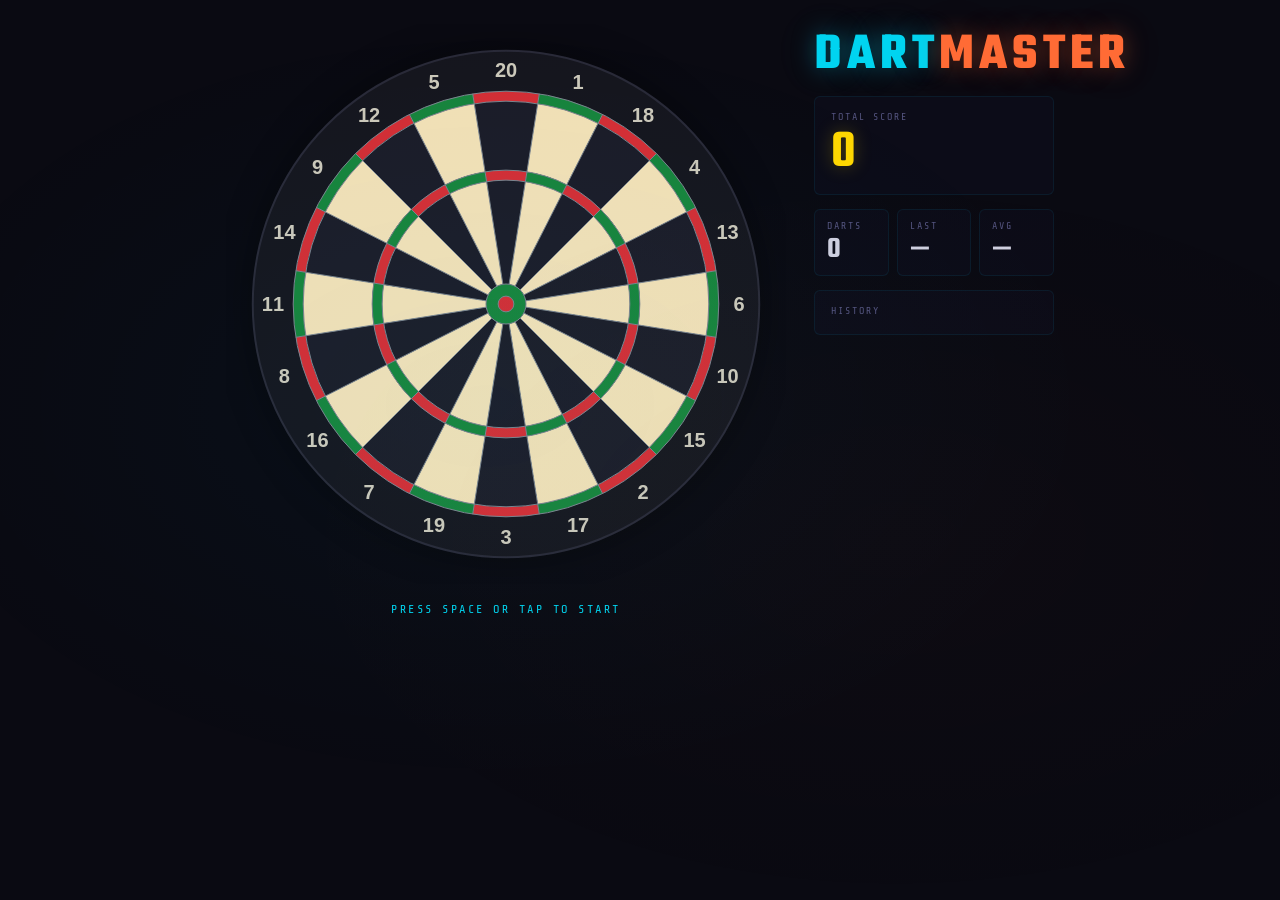
<file: dartboard/index.html>
<!DOCTYPE html>
<html lang="en">
<head>
<meta charset="UTF-8">
<meta name="viewport" content="width=device-width, initial-scale=1.0, user-scalable=no">
<title>Dart Master</title>
<link rel="preconnect" href="https://fonts.googleapis.com">
<link href="https://fonts.googleapis.com/css2?family=Teko:wght@400;600;700&family=Share+Tech+Mono&display=swap" rel="stylesheet">
<style>
  *, *::before, *::after { margin: 0; padding: 0; box-sizing: border-box; }

  body {
    background: #0a0a12;
    color: #d8d8e4;
    font-family: 'Share Tech Mono', 'Courier New', monospace;
    min-height: 100vh;
    overflow-x: hidden;
    user-select: none;
    -webkit-user-select: none;
    -webkit-tap-highlight-color: transparent;
  }

  body::before {
    content: '';
    position: fixed;
    inset: 0;
    background: radial-gradient(ellipse at 38% 45%, rgba(0, 200, 255, 0.035) 0%, transparent 55%),
                radial-gradient(ellipse at 70% 60%, rgba(255, 100, 40, 0.02) 0%, transparent 50%);
    pointer-events: none;
  }

  #app {
    display: flex;
    align-items: flex-start;
    justify-content: center;
    gap: 28px;
    padding: 24px 20px;
    min-height: 100vh;
  }

  #board-col {
    display: flex;
    flex-direction: column;
    align-items: center;
    gap: 10px;
    flex-shrink: 0;
  }

  canvas#game {
    display: block;
    cursor: crosshair;
  }

  #phase {
    font-size: 12px;
    letter-spacing: 2.5px;
    text-transform: uppercase;
    color: #00d4f0;
    text-align: center;
    padding: 8px 16px;
    min-height: 34px;
    transition: color 0.3s;
  }

  #phase.idle { animation: pulse 1.6s ease-in-out infinite; }
  #phase.result { color: #ffd700; }

  @keyframes pulse {
    0%, 100% { opacity: 0.35; }
    50% { opacity: 1; }
  }

  #sidebar {
    display: flex;
    flex-direction: column;
    gap: 14px;
    min-width: 210px;
    max-width: 240px;
    padding-top: 6px;
  }

  .logo {
    font-family: 'Teko', sans-serif;
    font-weight: 700;
    font-size: 52px;
    letter-spacing: 5px;
    line-height: 1;
    color: #00d4f0;
    text-shadow: 0 0 24px rgba(0, 212, 240, 0.35), 0 0 60px rgba(0, 212, 240, 0.1);
  }

  .logo span {
    color: #ff6b35;
    text-shadow: 0 0 24px rgba(255, 107, 53, 0.35), 0 0 60px rgba(255, 107, 53, 0.1);
  }

  .card {
    background: rgba(14, 14, 26, 0.85);
    border: 1px solid rgba(0, 200, 255, 0.08);
    border-radius: 6px;
    padding: 14px 16px;
  }

  .card-label {
    font-size: 10px;
    color: #555580;
    letter-spacing: 2px;
    text-transform: uppercase;
    margin-bottom: 4px;
  }

  .card-value {
    font-family: 'Teko', sans-serif;
    font-weight: 600;
    font-size: 54px;
    line-height: 1;
    color: #ffd700;
    text-shadow: 0 0 18px rgba(255, 215, 0, 0.25);
  }

  .card-row {
    display: flex;
    gap: 8px;
  }

  .card-row .card {
    flex: 1;
    padding: 10px 12px;
  }

  .card-row .card-value {
    font-size: 30px;
    color: #d0d0e0;
    text-shadow: none;
  }

  .card-row .card-value.miss { color: #e84040; }
  .card-row .card-value.bull { color: #ffd700; text-shadow: 0 0 10px rgba(255, 215, 0, 0.3); }
  .card-row .card-value.hit  { color: #00d4f0; text-shadow: 0 0 10px rgba(0, 212, 240, 0.3); }

  #history {
    max-height: 210px;
    overflow-y: auto;
    scrollbar-width: thin;
    scrollbar-color: rgba(0, 200, 255, 0.15) transparent;
  }

  .h-row {
    display: flex;
    justify-content: space-between;
    align-items: center;
    padding: 3px 0;
    border-bottom: 1px solid rgba(255, 255, 255, 0.03);
    font-size: 12px;
    color: #666688;
  }

  .h-row:first-child { color: #b0b0cc; }
  .h-row .h-label { flex: 1; }
  .h-row .h-pts {
    font-variant-numeric: tabular-nums;
    text-align: right;
    min-width: 48px;
    color: #8080a0;
  }

  .h-type-bull   { color: #ffd700 !important; }
  .h-type-treble { color: #00d4f0 !important; }
  .h-type-double { color: #ff6b35 !important; }
  .h-type-miss   { color: #e84040 !important; }

  @media (max-width: 720px) {
    #app {
      flex-direction: column;
      align-items: center;
      gap: 12px;
      padding: 12px 10px;
    }

    #sidebar {
      width: 100%;
      max-width: 400px;
      min-width: unset;
    }

    .logo {
      font-size: 38px;
      text-align: center;
    }

    .card-value { font-size: 42px; }
    .card-row .card-value { font-size: 26px; }
    #history { max-height: 140px; }
  }
</style>
</head>
<body>
<div id="app">
  <div id="board-col">
    <canvas id="game"></canvas>
    <div id="phase" class="idle">PRESS SPACE OR TAP TO START</div>
  </div>
  <div id="sidebar">
    <div class="logo">DART<span>MASTER</span></div>

    <div class="card">
      <div class="card-label">Total Score</div>
      <div class="card-value" id="totalScore">0</div>
    </div>

    <div class="card-row">
      <div class="card">
        <div class="card-label">Darts</div>
        <div class="card-value" id="dartCount">0</div>
      </div>
      <div class="card">
        <div class="card-label">Last</div>
        <div class="card-value" id="lastScore">&mdash;</div>
      </div>
      <div class="card">
        <div class="card-label">Avg</div>
        <div class="card-value" id="avgScore">&mdash;</div>
      </div>
    </div>

    <div class="card">
      <div class="card-label">History</div>
      <div id="history"></div>
    </div>
  </div>
</div>

<script>
/* ===== CONSTANTS ===== */
const SEG_ORDER = [20,1,18,4,13,6,10,15,2,17,3,19,7,16,8,11,14,9,12,5];
const SEG_ANGLE = Math.PI * 2 / 20;

const R = {
  bullseye:     0.037,
  bull:         0.094,
  innerTreble:  0.582,
  outerTreble:  0.629,
  innerDouble:  0.953,
  outerDouble:  1.0
};

const CLR = {
  black: '#1c1c28', cream: '#f2e0b6',
  red: '#d42e35',   green: '#18843c',
  wire: '#7c848e',  surround: '#16161e'
};

/* ===== STATE ===== */
const S = {
  phase: 'idle',        // idle | vertical | horizontal | result
  vPos: 0, hPos: 0,
  vTime: 0, hTime: 0,
  lockedV: 0, lockedH: 0,
  speed: 4.4,
  totalScore: 0,
  darts: 0,
  history: [],          // {num, label, score, type}
  markers: [],          // {v, h}  stored as normalized oscillation values
  lastResult: null,
  resultTimer: 0,
  resultDur: 1.7,
  particles: [],
  popups: []
};

/* ===== CANVAS SETUP ===== */
const canvas = document.getElementById('game');
const ctx = canvas.getContext('2d');
const dpr = window.devicePixelRatio || 1;
let W, cx, cy, bR, amp;
let boardImg = null;

function resize() {
  const mobile = window.innerWidth <= 720;
  const maxH = window.innerHeight - (mobile ? 260 : 80);
  const maxW = mobile ? window.innerWidth - 20 : window.innerWidth * 0.48;
  const size = Math.round(Math.min(maxW, maxH, 560));

  W = size;
  canvas.width  = W * dpr;
  canvas.height = W * dpr;
  canvas.style.width  = W + 'px';
  canvas.style.height = W + 'px';

  cx  = W / 2;
  cy  = W / 2;
  bR  = W * 0.38;
  amp = bR * 1.14;

  cacheBoard();
}

/* ===== BOARD CACHE ===== */
function cacheBoard() {
  const off = document.createElement('canvas');
  off.width  = W * dpr;
  off.height = W * dpr;
  const c = off.getContext('2d');
  c.scale(dpr, dpr);
  renderBoard(c);
  boardImg = off;
}

function renderBoard(c) {
  // shadow
  c.save();
  c.shadowColor = 'rgba(0,0,0,0.45)';
  c.shadowBlur = 36;
  c.beginPath(); c.arc(cx, cy, bR * 1.19, 0, Math.PI * 2);
  c.fillStyle = CLR.surround; c.fill();
  c.restore();

  // number surround ring (dark)
  c.beginPath(); c.arc(cx, cy, bR * 1.19, 0, Math.PI * 2);
  c.fillStyle = CLR.surround; c.fill();

  // segments
  for (let i = 0; i < 20; i++) {
    const sa = -Math.PI / 2 + (i - 0.5) * SEG_ANGLE;
    const ea = sa + SEG_ANGLE;
    const even = i % 2 === 0;
    const base   = even ? CLR.black : CLR.cream;
    const accent = even ? CLR.red   : CLR.green;

    seg(c, R.innerDouble, R.outerDouble, sa, ea, accent);
    seg(c, R.outerTreble, R.innerDouble, sa, ea, base);
    seg(c, R.innerTreble, R.outerTreble, sa, ea, accent);
    seg(c, R.bull,        R.innerTreble, sa, ea, base);
  }

  // bull
  c.beginPath(); c.arc(cx, cy, R.bull * bR, 0, Math.PI * 2);
  c.fillStyle = CLR.green; c.fill();

  // bullseye
  c.beginPath(); c.arc(cx, cy, R.bullseye * bR, 0, Math.PI * 2);
  c.fillStyle = CLR.red; c.fill();

  // wires — radial
  c.strokeStyle = CLR.wire;
  c.lineWidth = 1;
  for (let i = 0; i < 20; i++) {
    const a = -Math.PI / 2 + (i - 0.5) * SEG_ANGLE;
    c.beginPath();
    c.moveTo(cx + Math.cos(a) * R.bull * bR, cy + Math.sin(a) * R.bull * bR);
    c.lineTo(cx + Math.cos(a) * R.outerDouble * bR, cy + Math.sin(a) * R.outerDouble * bR);
    c.stroke();
  }

  // wires — rings
  [R.bullseye, R.bull, R.innerTreble, R.outerTreble, R.innerDouble, R.outerDouble].forEach(r => {
    c.beginPath(); c.arc(cx, cy, r * bR, 0, Math.PI * 2); c.stroke();
  });

  // outer rim
  c.lineWidth = 2;
  c.strokeStyle = '#2a2a38';
  c.beginPath(); c.arc(cx, cy, bR * 1.19, 0, Math.PI * 2); c.stroke();

  // numbers
  c.fillStyle = '#ccc8ba';
  c.textAlign = 'center';
  c.textBaseline = 'middle';
  const nR = bR * 1.095;
  const fs = Math.max(12, Math.round(bR * 0.095));
  c.font = `700 ${fs}px Teko, sans-serif`;
  for (let i = 0; i < 20; i++) {
    const a = -Math.PI / 2 + i * SEG_ANGLE;
    c.fillText(SEG_ORDER[i], cx + Math.cos(a) * nR, cy + Math.sin(a) * nR + 1);
  }
}

function seg(c, ri, ro, sa, ea, col) {
  c.beginPath();
  c.arc(cx, cy, ro * bR, sa, ea);
  c.arc(cx, cy, ri * bR, ea, sa, true);
  c.closePath();
  c.fillStyle = col;
  c.fill();
}

/* ===== SCORING ===== */
function calcScore(px, py) {
  const dx = px - cx, dy = py - cy;
  const dist = Math.sqrt(dx * dx + dy * dy);
  const r = dist / bR;

  if (r <= R.bullseye) return { score: 50, label: 'BULL 50', type: 'bull' };
  if (r <= R.bull)     return { score: 25, label: 'BULL 25', type: 'bull' };
  if (r >  R.outerDouble) return { score: 0, label: 'MISS', type: 'miss' };

  let ang = Math.atan2(dx, -dy);
  if (ang < 0) ang += Math.PI * 2;
  ang += Math.PI / 20;
  if (ang >= Math.PI * 2) ang -= Math.PI * 2;
  const idx = Math.floor(ang / (Math.PI / 10)) % 20;
  const num = SEG_ORDER[idx];

  if (r >= R.innerDouble)                        return { score: num * 2, label: 'D' + num, type: 'double' };
  if (r >= R.innerTreble && r <= R.outerTreble)  return { score: num * 3, label: 'T' + num, type: 'treble' };
  return { score: num, label: '' + num, type: 'single' };
}

/* ===== PARTICLES ===== */
function spawnBurst(x, y, n, color) {
  for (let i = 0; i < n; i++) {
    const a = Math.random() * Math.PI * 2;
    const sp = Math.random() * 2.8 + 0.6;
    S.particles.push({
      x, y,
      vx: Math.cos(a) * sp, vy: Math.sin(a) * sp,
      life: 1, decay: Math.random() * 0.022 + 0.014,
      sz: Math.random() * 2.8 + 0.6, color
    });
  }
}

function tickParticles() {
  for (let i = S.particles.length - 1; i >= 0; i--) {
    const p = S.particles[i];
    p.x += p.vx; p.y += p.vy;
    p.life -= p.decay;
    if (p.life <= 0) S.particles.splice(i, 1);
  }
}

function drawParticles(c) {
  S.particles.forEach(p => {
    c.globalAlpha = p.life;
    c.fillStyle = p.color;
    c.beginPath(); c.arc(p.x, p.y, p.sz, 0, Math.PI * 2); c.fill();
  });
  c.globalAlpha = 1;
}

/* ===== POPUPS ===== */
function spawnPopup(x, y, txt, col) {
  S.popups.push({ x, y, txt, col, age: 0 });
}

function tickPopups(dt) {
  for (let i = S.popups.length - 1; i >= 0; i--) {
    S.popups[i].age += dt;
    if (S.popups[i].age > 1.5) S.popups.splice(i, 1);
  }
}

function drawPopups(c) {
  const fs = Math.max(16, Math.round(bR * 0.11));
  S.popups.forEach(p => {
    const t = p.age;
    const alpha = Math.max(0, 1 - t / 1.3);
    const rise = t * 35;
    const sc = 1 + t * 0.25;
    c.save();
    c.translate(p.x, p.y - rise);
    c.scale(sc, sc);
    c.globalAlpha = alpha;
    c.font = `700 ${fs}px Teko, sans-serif`;
    c.textAlign = 'center'; c.textBaseline = 'middle';
    // shadow
    c.shadowColor = p.col; c.shadowBlur = 14;
    c.fillStyle = p.col;
    c.fillText(p.txt, 0, 0);
    c.shadowBlur = 0;
    c.restore();
  });
  c.globalAlpha = 1;
}

/* ===== MARKERS ===== */
function drawMarkers(c) {
  S.markers.forEach((d, i) => {
    const x = cx + d.h * amp;
    const y = cy + d.v * amp;
    const last = (i === S.markers.length - 1) && S.phase === 'result';
    c.globalAlpha = last ? 1 : 0.45;

    // outer
    c.beginPath(); c.arc(x, y, 4.5, 0, Math.PI * 2);
    c.fillStyle = '#e8e8e8'; c.fill();
    // inner
    c.beginPath(); c.arc(x, y, 1.8, 0, Math.PI * 2);
    c.fillStyle = '#222'; c.fill();

    if (last) {
      c.beginPath(); c.arc(x, y, 9, 0, Math.PI * 2);
      c.strokeStyle = 'rgba(0,212,240,0.55)'; c.lineWidth = 1.8; c.stroke();
    }
  });
  c.globalAlpha = 1;
}

/* ===== TARGETING LINES ===== */
function drawLine(c, vert, pos, active) {
  const px = vert ? cy + pos * amp : cx + pos * amp;
  const ext = bR * 1.22;
  const rgb = active ? '0,212,240' : '255,107,53';

  const layers = [
    { w: 20, a: 0.035 },
    { w: 11, a: 0.07 },
    { w: 5,  a: 0.16 },
    { w: 2.4,a: 0.4 },
    { w: 1.1,a: 0.85 }
  ];

  layers.forEach(l => {
    c.strokeStyle = `rgba(${rgb},${l.a})`;
    c.lineWidth = l.w;
    c.beginPath();
    if (vert) { c.moveTo(cx - ext, px); c.lineTo(cx + ext, px); }
    else      { c.moveTo(px, cy - ext); c.lineTo(px, cy + ext); }
    c.stroke();
  });
}

function drawCross(c, x, y) {
  c.strokeStyle = 'rgba(255,255,255,0.6)';
  c.lineWidth = 1;
  const s = 9;
  c.beginPath();
  c.moveTo(x - s, y); c.lineTo(x - 3, y);
  c.moveTo(x + 3, y); c.lineTo(x + s, y);
  c.moveTo(x, y - s); c.lineTo(x, y - 3);
  c.moveTo(x, y + 3); c.lineTo(x, y + s);
  c.stroke();
}

/* ===== GAME LOOP ===== */
let lastT = null;

function loop(ts) {
  if (lastT === null) lastT = ts;
  const dt = Math.min((ts - lastT) / 1000, 0.05);
  lastT = ts;

  update(dt);
  render();
  requestAnimationFrame(loop);
}

function update(dt) {
  if (S.phase === 'vertical') {
    S.vTime += dt;
    S.vPos = Math.sin(S.vTime * S.speed);
  } else if (S.phase === 'horizontal') {
    S.hTime += dt;
    S.hPos = Math.sin(S.hTime * S.speed);
  } else if (S.phase === 'result') {
    S.resultTimer += dt;
    if (S.resultTimer >= S.resultDur) {
      S.phase = 'vertical';
      S.vTime = Math.random() * Math.PI * 2;
      setPhase();
    }
  }
  tickParticles();
  tickPopups(dt);
}

function render() {
  ctx.setTransform(dpr, 0, 0, dpr, 0, 0);
  ctx.clearRect(0, 0, W, W);

  // cached board
  if (boardImg) ctx.drawImage(boardImg, 0, 0, W, W);

  // markers
  drawMarkers(ctx);

  // lines
  if (S.phase === 'vertical') {
    drawLine(ctx, true, S.vPos, true);
  } else if (S.phase === 'horizontal') {
    drawLine(ctx, true, S.lockedV, false);
    drawLine(ctx, false, S.hPos, true);
    drawCross(ctx, cx + S.hPos * amp, cy + S.lockedV * amp);
  } else if (S.phase === 'result') {
    const fade = Math.max(0, 1 - S.resultTimer / 0.7);
    if (fade > 0) {
      ctx.globalAlpha = fade * 0.45;
      drawLine(ctx, true, S.lockedV, false);
      drawLine(ctx, false, S.lockedH, false);
      ctx.globalAlpha = 1;
    }
  }

  drawParticles(ctx);
  drawPopups(ctx);
}

/* ===== INPUT ===== */
function go() {
  if (S.phase === 'idle') {
    S.phase = 'vertical';
    S.vTime = Math.random() * Math.PI * 2;
    setPhase();
  } else if (S.phase === 'vertical') {
    S.lockedV = S.vPos;
    S.phase = 'horizontal';
    S.hTime = Math.random() * Math.PI * 2;
    setPhase();
  } else if (S.phase === 'horizontal') {
    S.lockedH = S.hPos;
    throwDart();
  }
}

function throwDart() {
  S.phase = 'result';
  S.resultTimer = 0;

  const dx = cx + S.lockedH * amp;
  const dy = cy + S.lockedV * amp;
  const res = calcScore(dx, dy);

  S.totalScore += res.score;
  S.darts++;
  S.lastResult = res;
  S.markers.push({ v: S.lockedV, h: S.lockedH });
  if (S.markers.length > 24) S.markers.shift();

  S.history.unshift({ num: S.darts, label: res.label, score: res.score, type: res.type });
  if (S.history.length > 15) S.history.pop();

  // effects
  const pc = res.type === 'miss' ? '#e84040' : res.type === 'bull' ? '#ffd700' : '#00d4f0';
  spawnBurst(dx, dy, res.type === 'bull' ? 36 : 20, pc);
  const tc = res.score === 0 ? '#e84040' : res.score >= 40 ? '#ffd700' : '#00d4f0';
  spawnPopup(dx, dy, res.score === 0 ? 'MISS!' : '+' + res.score, tc);

  refreshUI();
  setPhase();
}

/* ===== UI ===== */
function refreshUI() {
  document.getElementById('totalScore').textContent = S.totalScore;
  document.getElementById('dartCount').textContent = S.darts;

  const le = document.getElementById('lastScore');
  if (S.lastResult) {
    le.textContent = S.lastResult.score;
    le.className = 'card-value ' + (
      S.lastResult.type === 'miss' ? 'miss' :
      S.lastResult.type === 'bull' ? 'bull' : 'hit'
    );
  }

  document.getElementById('avgScore').textContent =
    S.darts > 0 ? (S.totalScore / S.darts).toFixed(1) : '\u2014';

  const h = document.getElementById('history');
  h.innerHTML = S.history.map(e => {
    const tc = 'h-type-' + e.type;
    return `<div class="h-row"><span class="h-label">#${e.num} <span class="${tc}">${e.label}</span></span><span class="h-pts">${e.score} pts</span></div>`;
  }).join('');
}

function setPhase() {
  const el = document.getElementById('phase');
  switch (S.phase) {
    case 'idle':
      el.textContent = 'PRESS SPACE OR TAP TO START';
      el.className = 'idle'; break;
    case 'vertical':
      el.textContent = '\u2195  LOCK VERTICAL POSITION';
      el.className = ''; break;
    case 'horizontal':
      el.textContent = '\u2194  LOCK HORIZONTAL POSITION';
      el.className = ''; break;
    case 'result':
      el.textContent = S.lastResult
        ? (S.lastResult.score > 0 ? S.lastResult.label + '!' : 'MISS!')
        : '';
      el.className = 'result'; break;
  }
}

/* ===== EVENTS ===== */
document.addEventListener('keydown', e => {
  if (e.code === 'Space') { e.preventDefault(); go(); }
});

canvas.addEventListener('click', e => { e.preventDefault(); go(); });
canvas.addEventListener('touchstart', e => { e.preventDefault(); go(); }, { passive: false });

// also allow tapping the phase text area
document.getElementById('phase').addEventListener('click', e => { e.preventDefault(); go(); });
document.getElementById('phase').addEventListener('touchstart', e => { e.preventDefault(); go(); }, { passive: false });

window.addEventListener('resize', resize);

/* ===== INIT ===== */
resize();
setPhase();
requestAnimationFrame(loop);
</script>
</body>
</html>
</file>
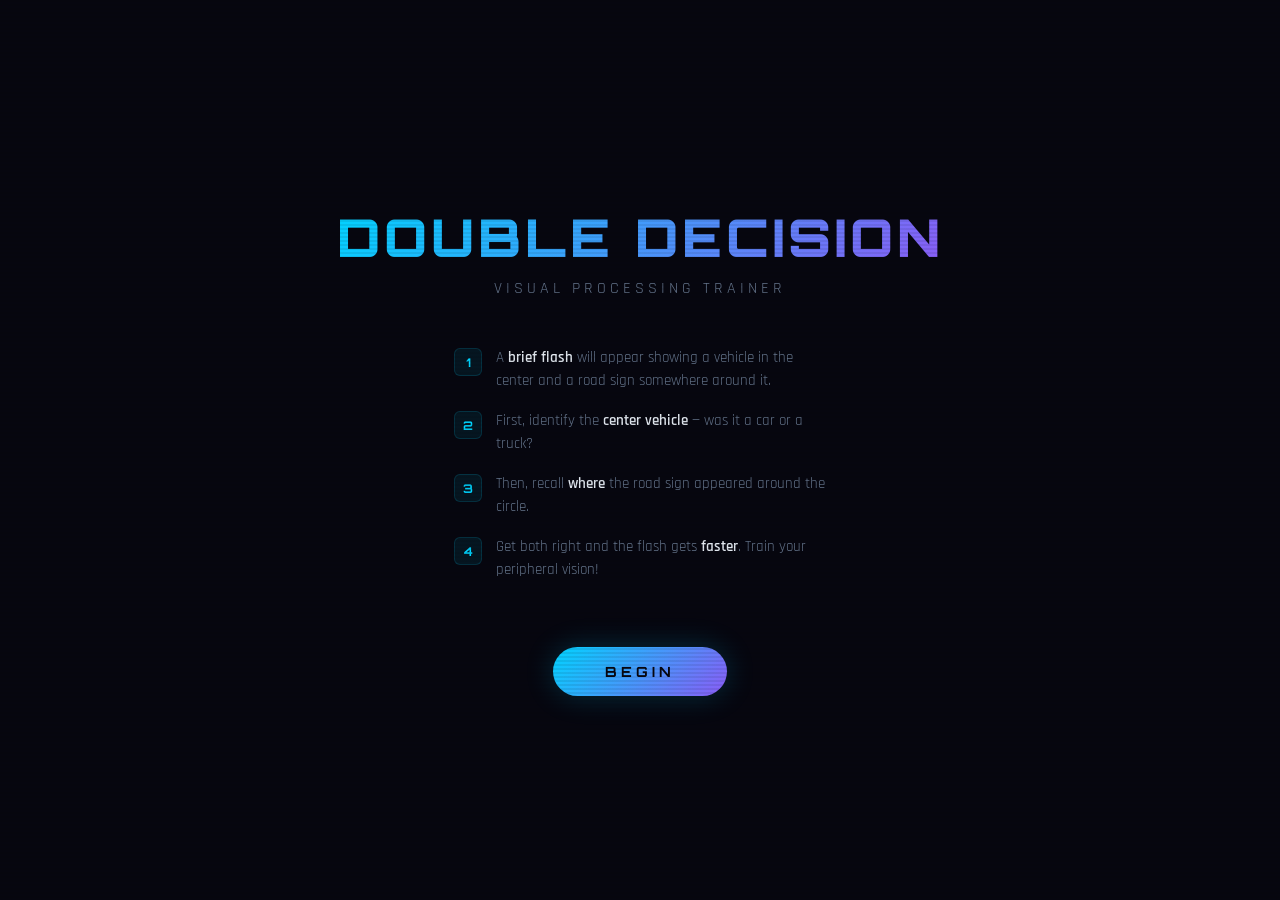
<file: doubledecision/double-decision.html>
<!DOCTYPE html>
<html lang="en">
<head>
<meta charset="UTF-8">
<meta name="viewport" content="width=device-width, initial-scale=1.0">
<title>Double Decision</title>
<style>
  @import url('https://fonts.googleapis.com/css2?family=Orbitron:wght@400;700;900&family=Rajdhani:wght@300;400;500;600;700&display=swap');

  *, *::before, *::after { margin: 0; padding: 0; box-sizing: border-box; }

  :root {
    --bg: #06060f;
    --cyan: #00d4ff;
    --purple: #8b5cf6;
    --pink: #f472b6;
    --green: #34d399;
    --red: #f87171;
    --yellow: #fbbf24;
    --surface: rgba(255,255,255,0.04);
    --glass: rgba(255,255,255,0.06);
    --text: #e2e8f0;
    --text-dim: #64748b;
    --arena-size: min(80vmin, 600px);
  }

  html, body {
    height: 100%;
    overflow: hidden;
    font-family: 'Rajdhani', sans-serif;
    background: var(--bg);
    color: var(--text);
  }

  body {
    display: flex;
    flex-direction: column;
    align-items: center;
    background:
      radial-gradient(ellipse at 50% 0%, rgba(139,92,246,0.08) 0%, transparent 60%),
      radial-gradient(ellipse at 50% 100%, rgba(0,212,255,0.05) 0%, transparent 50%),
      var(--bg);
  }

  /* === SCANLINE OVERLAY === */
  body::after {
    content: '';
    position: fixed;
    inset: 0;
    background: repeating-linear-gradient(
      0deg,
      transparent,
      transparent 2px,
      rgba(0,0,0,0.08) 2px,
      rgba(0,0,0,0.08) 4px
    );
    pointer-events: none;
    z-index: 9999;
  }

  /* === HEADER HUD === */
  .hud {
    display: flex;
    align-items: center;
    justify-content: center;
    gap: clamp(16px, 4vw, 48px);
    padding: 20px 24px 12px;
    width: 100%;
    max-width: 700px;
    z-index: 10;
  }

  .hud-item {
    display: flex;
    flex-direction: column;
    align-items: center;
    gap: 2px;
  }

  .hud-label {
    font-family: 'Rajdhani', sans-serif;
    font-size: 10px;
    font-weight: 600;
    letter-spacing: 3px;
    text-transform: uppercase;
    color: var(--text-dim);
  }

  .hud-value {
    font-family: 'Orbitron', monospace;
    font-size: clamp(20px, 4vw, 32px);
    font-weight: 700;
    color: var(--cyan);
    text-shadow: 0 0 20px rgba(0,212,255,0.4);
    min-width: 60px;
    text-align: center;
  }

  .hud-value.speed { color: var(--purple); text-shadow: 0 0 20px rgba(139,92,246,0.4); }
  .hud-value.streak { color: var(--yellow); text-shadow: 0 0 20px rgba(251,191,36,0.4); }

  /* === MAIN GAME AREA === */
  .game-wrap {
    flex: 1;
    display: flex;
    align-items: center;
    justify-content: center;
    position: relative;
    width: 100%;
  }

  .arena {
    position: relative;
    width: var(--arena-size);
    height: var(--arena-size);
    border-radius: 50%;
    background: radial-gradient(circle, rgba(15,15,30,1) 0%, rgba(6,6,15,1) 100%);
    border: 1px solid rgba(0,212,255,0.1);
    box-shadow:
      0 0 60px rgba(0,212,255,0.03),
      inset 0 0 80px rgba(0,0,0,0.5);
    overflow: visible;
  }

  /* pulsing ring during flash */
  .arena::before {
    content: '';
    position: absolute;
    inset: -6px;
    border-radius: 50%;
    border: 2px solid transparent;
    transition: border-color 0.15s, box-shadow 0.15s;
  }
  .arena.flashing::before {
    border-color: var(--cyan);
    box-shadow: 0 0 30px rgba(0,212,255,0.3), inset 0 0 30px rgba(0,212,255,0.05);
    animation: pulse-ring 0.4s ease-out;
  }

  @keyframes pulse-ring {
    0% { transform: scale(1); opacity: 1; }
    100% { transform: scale(1.06); opacity: 0.3; }
  }

  /* grid lines inside arena */
  .arena::after {
    content: '';
    position: absolute;
    inset: 0;
    border-radius: 50%;
    background:
      radial-gradient(circle, transparent 30%, rgba(0,212,255,0.02) 60%, transparent 61%),
      radial-gradient(circle, transparent 55%, rgba(0,212,255,0.015) 56%, transparent 57%);
    pointer-events: none;
  }

  .crosshair {
    position: absolute;
    top: 50%; left: 50%;
    transform: translate(-50%, -50%);
    width: 20px; height: 20px;
    opacity: 0.25;
  }
  .crosshair::before, .crosshair::after {
    content: '';
    position: absolute;
    background: var(--cyan);
  }
  .crosshair::before { width: 1px; height: 100%; left: 50%; top: 0; }
  .crosshair::after { height: 1px; width: 100%; top: 50%; left: 0; }

  /* === FLASH OBJECTS === */
  .flash-layer {
    position: absolute;
    inset: 0;
    pointer-events: none;
    opacity: 0;
    transition: opacity 0.02s;
  }
  .flash-layer.visible { opacity: 1; }

  .central-object {
    position: absolute;
    top: 50%; left: 50%;
    transform: translate(-50%, -50%);
  }

  .peripheral-target {
    position: absolute;
    transform: translate(-50%, -50%);
  }

  .distractor {
    position: absolute;
    transform: translate(-50%, -50%);
  }

  /* === QUESTION OVERLAYS === */
  .question-overlay {
    position: absolute;
    inset: 0;
    display: flex;
    flex-direction: column;
    align-items: center;
    justify-content: center;
    opacity: 0;
    pointer-events: none;
    transition: opacity 0.25s;
    z-index: 20;
  }
  .question-overlay.active {
    opacity: 1;
    pointer-events: auto;
  }

  .question-text {
    font-family: 'Orbitron', monospace;
    font-size: clamp(11px, 2.5vw, 15px);
    font-weight: 400;
    letter-spacing: 2px;
    text-transform: uppercase;
    color: var(--text-dim);
    margin-bottom: 28px;
    text-align: center;
    padding: 0 20px;
  }

  .choices {
    display: flex;
    gap: 20px;
    flex-wrap: wrap;
    justify-content: center;
  }

  .choice-btn {
    background: var(--surface);
    border: 1px solid rgba(0,212,255,0.15);
    border-radius: 12px;
    padding: 16px 28px;
    color: var(--text);
    font-family: 'Rajdhani', sans-serif;
    font-size: 18px;
    font-weight: 600;
    cursor: pointer;
    transition: all 0.15s;
    display: flex;
    align-items: center;
    gap: 12px;
    min-width: 140px;
    justify-content: center;
  }
  .choice-btn:hover {
    background: rgba(0,212,255,0.08);
    border-color: var(--cyan);
    box-shadow: 0 0 20px rgba(0,212,255,0.1);
    transform: translateY(-2px);
  }
  .choice-btn:active {
    transform: translateY(0);
  }

  .choice-btn svg {
    width: 40px;
    height: 24px;
  }

  /* === LOCATION PICKER === */
  .location-picker {
    position: absolute;
    inset: 0;
  }

  .loc-btn {
    position: absolute;
    width: 48px; height: 48px;
    border-radius: 50%;
    background: var(--glass);
    border: 1px solid rgba(0,212,255,0.15);
    cursor: pointer;
    transform: translate(-50%, -50%);
    transition: all 0.15s;
    display: flex;
    align-items: center;
    justify-content: center;
  }
  .loc-btn::before {
    content: '';
    width: 8px; height: 8px;
    border-radius: 50%;
    background: rgba(0,212,255,0.3);
    transition: all 0.15s;
  }
  .loc-btn:hover {
    background: rgba(0,212,255,0.12);
    border-color: var(--cyan);
    box-shadow: 0 0 20px rgba(0,212,255,0.2);
    transform: translate(-50%, -50%) scale(1.2);
  }
  .loc-btn:hover::before {
    background: var(--cyan);
    box-shadow: 0 0 10px var(--cyan);
  }

  /* === FEEDBACK === */
  .feedback-overlay {
    position: absolute;
    inset: 0;
    display: flex;
    flex-direction: column;
    align-items: center;
    justify-content: center;
    opacity: 0;
    pointer-events: none;
    transition: opacity 0.2s;
    z-index: 30;
  }
  .feedback-overlay.active { opacity: 1; pointer-events: auto; }

  .feedback-icon {
    width: 64px; height: 64px;
    border-radius: 50%;
    display: flex;
    align-items: center;
    justify-content: center;
    font-size: 28px;
    margin-bottom: 14px;
    animation: feedback-pop 0.35s cubic-bezier(0.34, 1.56, 0.64, 1);
  }
  .feedback-icon.perfect {
    background: rgba(52,211,153,0.15);
    border: 2px solid var(--green);
    box-shadow: 0 0 30px rgba(52,211,153,0.2);
    color: var(--green);
  }
  .feedback-icon.partial {
    background: rgba(251,191,36,0.12);
    border: 2px solid var(--yellow);
    box-shadow: 0 0 30px rgba(251,191,36,0.2);
    color: var(--yellow);
  }
  .feedback-icon.miss {
    background: rgba(248,113,113,0.12);
    border: 2px solid var(--red);
    box-shadow: 0 0 30px rgba(248,113,113,0.2);
    color: var(--red);
  }

  @keyframes feedback-pop {
    0% { transform: scale(0.3); opacity: 0; }
    100% { transform: scale(1); opacity: 1; }
  }

  .feedback-text {
    font-family: 'Orbitron', monospace;
    font-size: 13px;
    letter-spacing: 2px;
    text-transform: uppercase;
  }
  .feedback-text.perfect { color: var(--green); }
  .feedback-text.partial { color: var(--yellow); }
  .feedback-text.miss { color: var(--red); }

  .feedback-detail {
    font-size: 13px;
    color: var(--text-dim);
    margin-top: 6px;
  }

  /* === INTRO SCREEN === */
  .intro-screen {
    position: fixed;
    inset: 0;
    display: flex;
    flex-direction: column;
    align-items: center;
    justify-content: center;
    z-index: 100;
    background: var(--bg);
    transition: opacity 0.5s, visibility 0.5s;
  }
  .intro-screen.hidden {
    opacity: 0;
    visibility: hidden;
  }

  .intro-title {
    font-family: 'Orbitron', monospace;
    font-size: clamp(28px, 6vw, 52px);
    font-weight: 900;
    letter-spacing: 4px;
    background: linear-gradient(135deg, var(--cyan), var(--purple));
    -webkit-background-clip: text;
    -webkit-text-fill-color: transparent;
    background-clip: text;
    margin-bottom: 8px;
  }

  .intro-subtitle {
    font-family: 'Rajdhani', sans-serif;
    font-size: clamp(13px, 2.5vw, 16px);
    color: var(--text-dim);
    letter-spacing: 4px;
    text-transform: uppercase;
    margin-bottom: 48px;
  }

  .intro-rules {
    max-width: 420px;
    padding: 0 24px;
    margin-bottom: 48px;
  }

  .rule {
    display: flex;
    align-items: flex-start;
    gap: 14px;
    margin-bottom: 18px;
  }

  .rule-num {
    font-family: 'Orbitron', monospace;
    font-size: 12px;
    font-weight: 700;
    color: var(--cyan);
    background: rgba(0,212,255,0.08);
    border: 1px solid rgba(0,212,255,0.15);
    border-radius: 6px;
    width: 28px; height: 28px;
    display: flex;
    align-items: center;
    justify-content: center;
    flex-shrink: 0;
    margin-top: 1px;
  }

  .rule-text {
    font-size: 15px;
    line-height: 1.5;
    color: var(--text-dim);
  }
  .rule-text strong { color: var(--text); font-weight: 600; }

  .start-btn {
    font-family: 'Orbitron', monospace;
    font-size: 14px;
    font-weight: 700;
    letter-spacing: 4px;
    text-transform: uppercase;
    color: var(--bg);
    background: linear-gradient(135deg, var(--cyan), var(--purple));
    border: none;
    border-radius: 50px;
    padding: 16px 52px;
    cursor: pointer;
    transition: all 0.2s;
    box-shadow: 0 0 30px rgba(0,212,255,0.2);
  }
  .start-btn:hover {
    transform: translateY(-3px);
    box-shadow: 0 0 50px rgba(0,212,255,0.35);
  }
  .start-btn:active { transform: translateY(0); }

  /* === MISC === */
  .hidden { display: none !important; }

  .trial-counter {
    position: fixed;
    bottom: 16px;
    left: 50%;
    transform: translateX(-50%);
    font-family: 'Rajdhani', sans-serif;
    font-size: 12px;
    letter-spacing: 2px;
    color: var(--text-dim);
    opacity: 0.5;
  }

  /* ready prompt */
  .ready-prompt {
    position: absolute;
    inset: 0;
    display: flex;
    flex-direction: column;
    align-items: center;
    justify-content: center;
    z-index: 15;
    opacity: 0;
    pointer-events: none;
    transition: opacity 0.3s;
  }
  .ready-prompt.active { opacity: 1; pointer-events: auto; }

  .ready-text {
    font-family: 'Orbitron', monospace;
    font-size: 13px;
    letter-spacing: 3px;
    color: var(--text-dim);
    animation: ready-blink 1.8s ease-in-out infinite;
  }

  @keyframes ready-blink {
    0%, 100% { opacity: 0.4; }
    50% { opacity: 1; }
  }

  /* distractor triangles */
  .distractor-shape {
    position: absolute;
    transform: translate(-50%, -50%);
    width: 0; height: 0;
    border-left: 12px solid transparent;
    border-right: 12px solid transparent;
    border-bottom: 20px solid rgba(139,92,246,0.3);
  }
</style>
</head>
<body>

<!-- INTRO -->
<div class="intro-screen" id="intro">
  <div class="intro-title">DOUBLE DECISION</div>
  <div class="intro-subtitle">Visual Processing Trainer</div>
  <div class="intro-rules">
    <div class="rule">
      <div class="rule-num">1</div>
      <div class="rule-text">A <strong>brief flash</strong> will appear showing a vehicle in the center and a road sign somewhere around it.</div>
    </div>
    <div class="rule">
      <div class="rule-num">2</div>
      <div class="rule-text">First, identify the <strong>center vehicle</strong> &mdash; was it a car or a truck?</div>
    </div>
    <div class="rule">
      <div class="rule-num">3</div>
      <div class="rule-text">Then, recall <strong>where</strong> the road sign appeared around the circle.</div>
    </div>
    <div class="rule">
      <div class="rule-num">4</div>
      <div class="rule-text">Get both right and the flash gets <strong>faster</strong>. Train your peripheral vision!</div>
    </div>
  </div>
  <button class="start-btn" id="startBtn">BEGIN</button>
</div>

<!-- HUD -->
<div class="hud" id="hud">
  <div class="hud-item">
    <div class="hud-label">Score</div>
    <div class="hud-value" id="score">0</div>
  </div>
  <div class="hud-item">
    <div class="hud-label">Speed</div>
    <div class="hud-value speed" id="speed">3.0s</div>
  </div>
  <div class="hud-item">
    <div class="hud-label">Streak</div>
    <div class="hud-value streak" id="streak">0</div>
  </div>
</div>

<!-- GAME -->
<div class="game-wrap">
  <div class="arena" id="arena">
    <div class="crosshair"></div>

    <!-- flash layer -->
    <div class="flash-layer" id="flashLayer"></div>

    <!-- ready prompt -->
    <div class="ready-prompt" id="readyPrompt">
      <div class="ready-text">CLICK TO START TRIAL</div>
    </div>

    <!-- question 1: vehicle -->
    <div class="question-overlay" id="q1">
      <div class="question-text">What did you see in the center?</div>
      <div class="choices">
        <button class="choice-btn" data-answer="car">
          <svg viewBox="0 0 60 28" fill="none" xmlns="http://www.w3.org/2000/svg">
            <rect x="5" y="8" width="50" height="14" rx="4" fill="currentColor" opacity="0.7"/>
            <path d="M15 8 Q18 1 28 1 L36 1 Q42 1 45 8" fill="currentColor" opacity="0.5"/>
            <circle cx="16" cy="24" r="4" fill="currentColor" opacity="0.9"/>
            <circle cx="44" cy="24" r="4" fill="currentColor" opacity="0.9"/>
          </svg>
          Car
        </button>
        <button class="choice-btn" data-answer="truck">
          <svg viewBox="0 0 70 28" fill="none" xmlns="http://www.w3.org/2000/svg">
            <rect x="2" y="4" width="40" height="18" rx="2" fill="currentColor" opacity="0.6"/>
            <rect x="44" y="8" width="22" height="14" rx="3" fill="currentColor" opacity="0.7"/>
            <circle cx="14" cy="24" r="4" fill="currentColor" opacity="0.9"/>
            <circle cx="34" cy="24" r="4" fill="currentColor" opacity="0.9"/>
            <circle cx="58" cy="24" r="4" fill="currentColor" opacity="0.9"/>
          </svg>
          Truck
        </button>
      </div>
    </div>

    <!-- question 2: location -->
    <div class="question-overlay" id="q2">
      <div class="question-text" style="position:absolute;top:14%;width:100%;">Where was the road sign?</div>
      <div class="location-picker" id="locPicker"></div>
    </div>

    <!-- feedback -->
    <div class="feedback-overlay" id="feedback">
      <div class="feedback-icon" id="fbIcon"></div>
      <div class="feedback-text" id="fbText"></div>
      <div class="feedback-detail" id="fbDetail"></div>
    </div>
  </div>
</div>

<div class="trial-counter" id="trialCounter">TRIAL 0</div>

<script>
(() => {
  // === AUDIO via Web Audio API ===
  const AudioCtx = window.AudioContext || window.webkitAudioContext;
  let actx;
  function ensureAudio() { if (!actx) actx = new AudioCtx(); }

  function playTone(freq, dur, type = 'sine', vol = 0.12) {
    ensureAudio();
    const osc = actx.createOscillator();
    const gain = actx.createGain();
    osc.type = type;
    osc.frequency.value = freq;
    gain.gain.setValueAtTime(vol, actx.currentTime);
    gain.gain.exponentialRampToValueAtTime(0.001, actx.currentTime + dur);
    osc.connect(gain).connect(actx.destination);
    osc.start(); osc.stop(actx.currentTime + dur);
  }

  function sndCorrect() { playTone(880, 0.12, 'sine', 0.10); setTimeout(() => playTone(1320, 0.15, 'sine', 0.08), 80); }
  function sndWrong() { playTone(220, 0.25, 'sawtooth', 0.08); }
  function sndPartial() { playTone(440, 0.15, 'triangle', 0.08); }
  function sndFlash() {
    ensureAudio();
    const buf = actx.createBuffer(1, actx.sampleRate * 0.06, actx.sampleRate);
    const d = buf.getChannelData(0);
    for (let i = 0; i < d.length; i++) d[i] = (Math.random() * 2 - 1) * (1 - i / d.length) * 0.15;
    const src = actx.createBufferSource();
    src.buffer = buf;
    const filt = actx.createBiquadFilter();
    filt.type = 'highpass'; filt.frequency.value = 3000;
    src.connect(filt).connect(actx.destination);
    src.start();
  }

  // === DOM refs ===
  const $ = id => document.getElementById(id);
  const intro = $('intro'), startBtn = $('startBtn');
  const arena = $('arena'), flashLayer = $('flashLayer');
  const readyPrompt = $('readyPrompt');
  const q1 = $('q1'), q2 = $('q2');
  const feedback = $('feedback'), fbIcon = $('fbIcon'), fbText = $('fbText'), fbDetail = $('fbDetail');
  const locPicker = $('locPicker');
  const scoreEl = $('score'), speedEl = $('speed'), streakEl = $('streak'), trialEl = $('trialCounter');

  // === GAME STATE ===
  let score = 0, flashDuration = 3000, currentStreak = 0, trialNum = 0;
  let correctVehicle, correctLoc;
  let answeredVehicle;
  let phase = 'intro'; // intro | ready | flash | q1 | q2 | feedback

  // 8 positions around the circle (angle in degrees, 0 = top, clockwise)
  const POSITIONS = [0, 45, 90, 135, 180, 225, 270, 315];
  const POS_RADIUS_PCT = 38; // % from center

  function posToXY(angleDeg, radiusPct) {
    const r = angleDeg * Math.PI / 180 - Math.PI / 2; // -90 so 0deg = top
    // Wait, 0 should be top. Let me recalculate.
    // 0deg = top means angle from positive-y axis clockwise
    // In standard math: x = sin(angle), y = -cos(angle)
    const rad = angleDeg * Math.PI / 180;
    const x = 50 + Math.sin(rad) * radiusPct;
    const y = 50 - Math.cos(rad) * radiusPct;
    return { x, y };
  }

  // Build location buttons
  POSITIONS.forEach((angle, i) => {
    const { x, y } = posToXY(angle, POS_RADIUS_PCT);
    const btn = document.createElement('button');
    btn.className = 'loc-btn';
    btn.style.left = x + '%';
    btn.style.top = y + '%';
    btn.dataset.loc = i;
    btn.addEventListener('click', () => onLocAnswer(i));
    locPicker.appendChild(btn);
  });

  // === SVG BUILDERS ===
  function svgCar() {
    return `<svg width="70" height="44" viewBox="0 0 70 44" fill="none" xmlns="http://www.w3.org/2000/svg">
      <rect x="6" y="16" width="58" height="18" rx="5" fill="#00d4ff" opacity="0.8"/>
      <path d="M18 16 Q22 4 34 4 L42 4 Q50 4 54 16" fill="#00d4ff" opacity="0.55"/>
      <rect x="24" y="7" width="1.5" height="9" fill="#06060f" opacity="0.5"/>
      <rect x="40" y="7" width="1.5" height="9" fill="#06060f" opacity="0.5"/>
      <circle cx="20" cy="37" r="6" fill="#00d4ff" opacity="0.9"/>
      <circle cx="20" cy="37" r="3" fill="#06060f" opacity="0.7"/>
      <circle cx="52" cy="37" r="6" fill="#00d4ff" opacity="0.9"/>
      <circle cx="52" cy="37" r="3" fill="#06060f" opacity="0.7"/>
      <rect x="58" y="20" width="7" height="4" rx="1" fill="#f87171" opacity="0.6"/>
      <rect x="6" y="20" width="7" height="3" rx="1" fill="#fbbf24" opacity="0.6"/>
    </svg>`;
  }

  function svgTruck() {
    return `<svg width="90" height="48" viewBox="0 0 90 48" fill="none" xmlns="http://www.w3.org/2000/svg">
      <rect x="2" y="8" width="50" height="28" rx="3" fill="#8b5cf6" opacity="0.7"/>
      <rect x="54" y="14" width="30" height="22" rx="4" fill="#8b5cf6" opacity="0.85"/>
      <rect x="60" y="17" width="18" height="10" rx="2" fill="#c4b5fd" opacity="0.25"/>
      <circle cx="18" cy="40" r="6" fill="#8b5cf6" opacity="0.9"/>
      <circle cx="18" cy="40" r="3" fill="#06060f" opacity="0.7"/>
      <circle cx="42" cy="40" r="6" fill="#8b5cf6" opacity="0.9"/>
      <circle cx="42" cy="40" r="3" fill="#06060f" opacity="0.7"/>
      <circle cx="72" cy="40" r="6" fill="#8b5cf6" opacity="0.9"/>
      <circle cx="72" cy="40" r="3" fill="#06060f" opacity="0.7"/>
      <rect x="80" y="18" width="6" height="4" rx="1" fill="#f87171" opacity="0.6"/>
    </svg>`;
  }

  function svgSign() {
    // Route 66 shield shape
    return `<svg width="36" height="40" viewBox="0 0 36 40" fill="none" xmlns="http://www.w3.org/2000/svg">
      <path d="M18 2 L32 8 L34 18 L30 30 L24 36 L18 38 L12 36 L6 30 L2 18 L4 8 Z"
            fill="#fbbf24" opacity="0.9" stroke="#06060f" stroke-width="1.5"/>
      <path d="M18 6 L28 10 L30 18 L27 28 L22 33 L18 34.5 L14 33 L9 28 L6 18 L8 10 Z"
            fill="#06060f" opacity="0.85"/>
      <text x="18" y="24" text-anchor="middle" font-family="Orbitron,monospace" font-size="11" font-weight="900" fill="#fbbf24">66</text>
    </svg>`;
  }

  function svgDistractor(rotation) {
    return `<svg width="24" height="24" viewBox="0 0 24 24" fill="none" xmlns="http://www.w3.org/2000/svg" style="transform:rotate(${rotation}deg)">
      <polygon points="12,2 22,20 2,20" fill="rgba(139,92,246,0.35)" stroke="rgba(139,92,246,0.2)" stroke-width="1"/>
    </svg>`;
  }

  // === GAME FLOW ===
  startBtn.addEventListener('click', () => {
    ensureAudio();
    intro.classList.add('hidden');
    phase = 'ready';
    readyPrompt.classList.add('active');
  });

  arena.addEventListener('click', (e) => {
    if (phase === 'ready') {
      startTrial();
    }
  });

  function startTrial() {
    readyPrompt.classList.remove('active');
    phase = 'flash';
    trialNum++;
    trialEl.textContent = `TRIAL ${trialNum}`;

    // Pick random vehicle & location
    correctVehicle = Math.random() < 0.5 ? 'car' : 'truck';
    correctLoc = Math.floor(Math.random() * 8);

    // Build flash content
    let html = '';

    // Central vehicle
    html += `<div class="central-object">${correctVehicle === 'car' ? svgCar() : svgTruck()}</div>`;

    // Peripheral sign
    const { x, y } = posToXY(POSITIONS[correctLoc], POS_RADIUS_PCT);
    html += `<div class="peripheral-target" style="left:${x}%;top:${y}%">${svgSign()}</div>`;

    // Distractors at harder levels
    const distractorCount = Math.max(0, Math.floor((1000 - flashDuration) / 120));
    if (distractorCount > 0) {
      const usedLocs = new Set([correctLoc]);
      for (let d = 0; d < Math.min(distractorCount, 6); d++) {
        let dl;
        do { dl = Math.floor(Math.random() * 8); } while (usedLocs.has(dl));
        usedLocs.add(dl);
        const dp = posToXY(POSITIONS[dl], POS_RADIUS_PCT + (Math.random() * 6 - 3));
        const rot = Math.random() * 360;
        html += `<div class="distractor" style="left:${dp.x}%;top:${dp.y}%">${svgDistractor(rot)}</div>`;
      }
    }

    flashLayer.innerHTML = html;

    // Show flash
    sndFlash();
    flashLayer.classList.add('visible');
    arena.classList.add('flashing');

    setTimeout(() => {
      flashLayer.classList.remove('visible');
      arena.classList.remove('flashing');

      // short blank gap before question
      setTimeout(() => {
        phase = 'q1';
        q1.classList.add('active');
      }, 150);
    }, flashDuration);
  }

  // Q1: Vehicle choice
  q1.querySelectorAll('.choice-btn').forEach(btn => {
    btn.addEventListener('click', () => {
      answeredVehicle = btn.dataset.answer;
      q1.classList.remove('active');
      setTimeout(() => {
        phase = 'q2';
        q2.classList.add('active');
      }, 100);
    });
  });

  // Q2: Location choice
  function onLocAnswer(locIdx) {
    if (phase !== 'q2') return;
    q2.classList.remove('active');

    const vehicleCorrect = answeredVehicle === correctVehicle;
    const locCorrect = locIdx === correctLoc;
    const bothCorrect = vehicleCorrect && locCorrect;

    // Update score & difficulty
    if (bothCorrect) {
      score += 10 + Math.floor((3000 - flashDuration) / 50);
      currentStreak++;
      if (flashDuration > 1000) {
        flashDuration -= 1000;
      } else if (flashDuration > 500) {
        flashDuration -= 200;
      } else {
        flashDuration = Math.max(10, flashDuration - 100);
      }
      sndCorrect();
    } else if (vehicleCorrect || locCorrect) {
      score += 3;
      currentStreak = 0;
      flashDuration = Math.min(3000, flashDuration + (flashDuration < 1000 ? 50 : 500));
      sndPartial();
    } else {
      currentStreak = 0;
      flashDuration = Math.min(3000, flashDuration + (flashDuration < 1000 ? 100 : 1000));
      sndWrong();
    }

    // Update HUD
    scoreEl.textContent = score;
    speedEl.textContent = (flashDuration / 1000).toFixed(flashDuration >= 1000 ? 1 : 2) + 's';
    streakEl.textContent = currentStreak;

    // Show feedback
    showFeedback(bothCorrect, vehicleCorrect, locCorrect);
  }

  function showFeedback(both, veh, loc) {
    phase = 'feedback';
    let cls, icon, text, detail;

    if (both) {
      cls = 'perfect'; icon = '\u2713'; text = 'PERFECT';
      detail = 'Both correct!';
    } else if (veh || loc) {
      cls = 'partial'; icon = '~'; text = 'PARTIAL';
      detail = veh ? 'Vehicle correct, location wrong' : 'Location correct, vehicle wrong';
    } else {
      cls = 'miss'; icon = '\u2717'; text = 'MISS';
      detail = 'Both incorrect';
    }

    fbIcon.className = 'feedback-icon ' + cls;
    fbIcon.textContent = icon;
    fbText.className = 'feedback-text ' + cls;
    fbText.textContent = text;
    fbDetail.textContent = detail;
    feedback.classList.add('active');

    setTimeout(() => {
      feedback.classList.remove('active');
      setTimeout(() => {
        phase = 'ready';
        readyPrompt.classList.add('active');
      }, 150);
    }, 1100);
  }

  // === KEYBOARD SUPPORT ===
  document.addEventListener('keydown', (e) => {
    if (e.code === 'Space' || e.code === 'Enter') {
      if (phase === 'intro') { startBtn.click(); e.preventDefault(); }
      else if (phase === 'ready') { startTrial(); e.preventDefault(); }
    }
    if (phase === 'q1') {
      if (e.key === '1' || e.key.toLowerCase() === 'c') {
        q1.querySelector('[data-answer="car"]').click();
      } else if (e.key === '2' || e.key.toLowerCase() === 't') {
        q1.querySelector('[data-answer="truck"]').click();
      }
    }
    if (phase === 'q2') {
      const num = parseInt(e.key);
      if (num >= 1 && num <= 8) onLocAnswer(num - 1);
    }
  });
})();
</script>
</body>
</html>
</file>
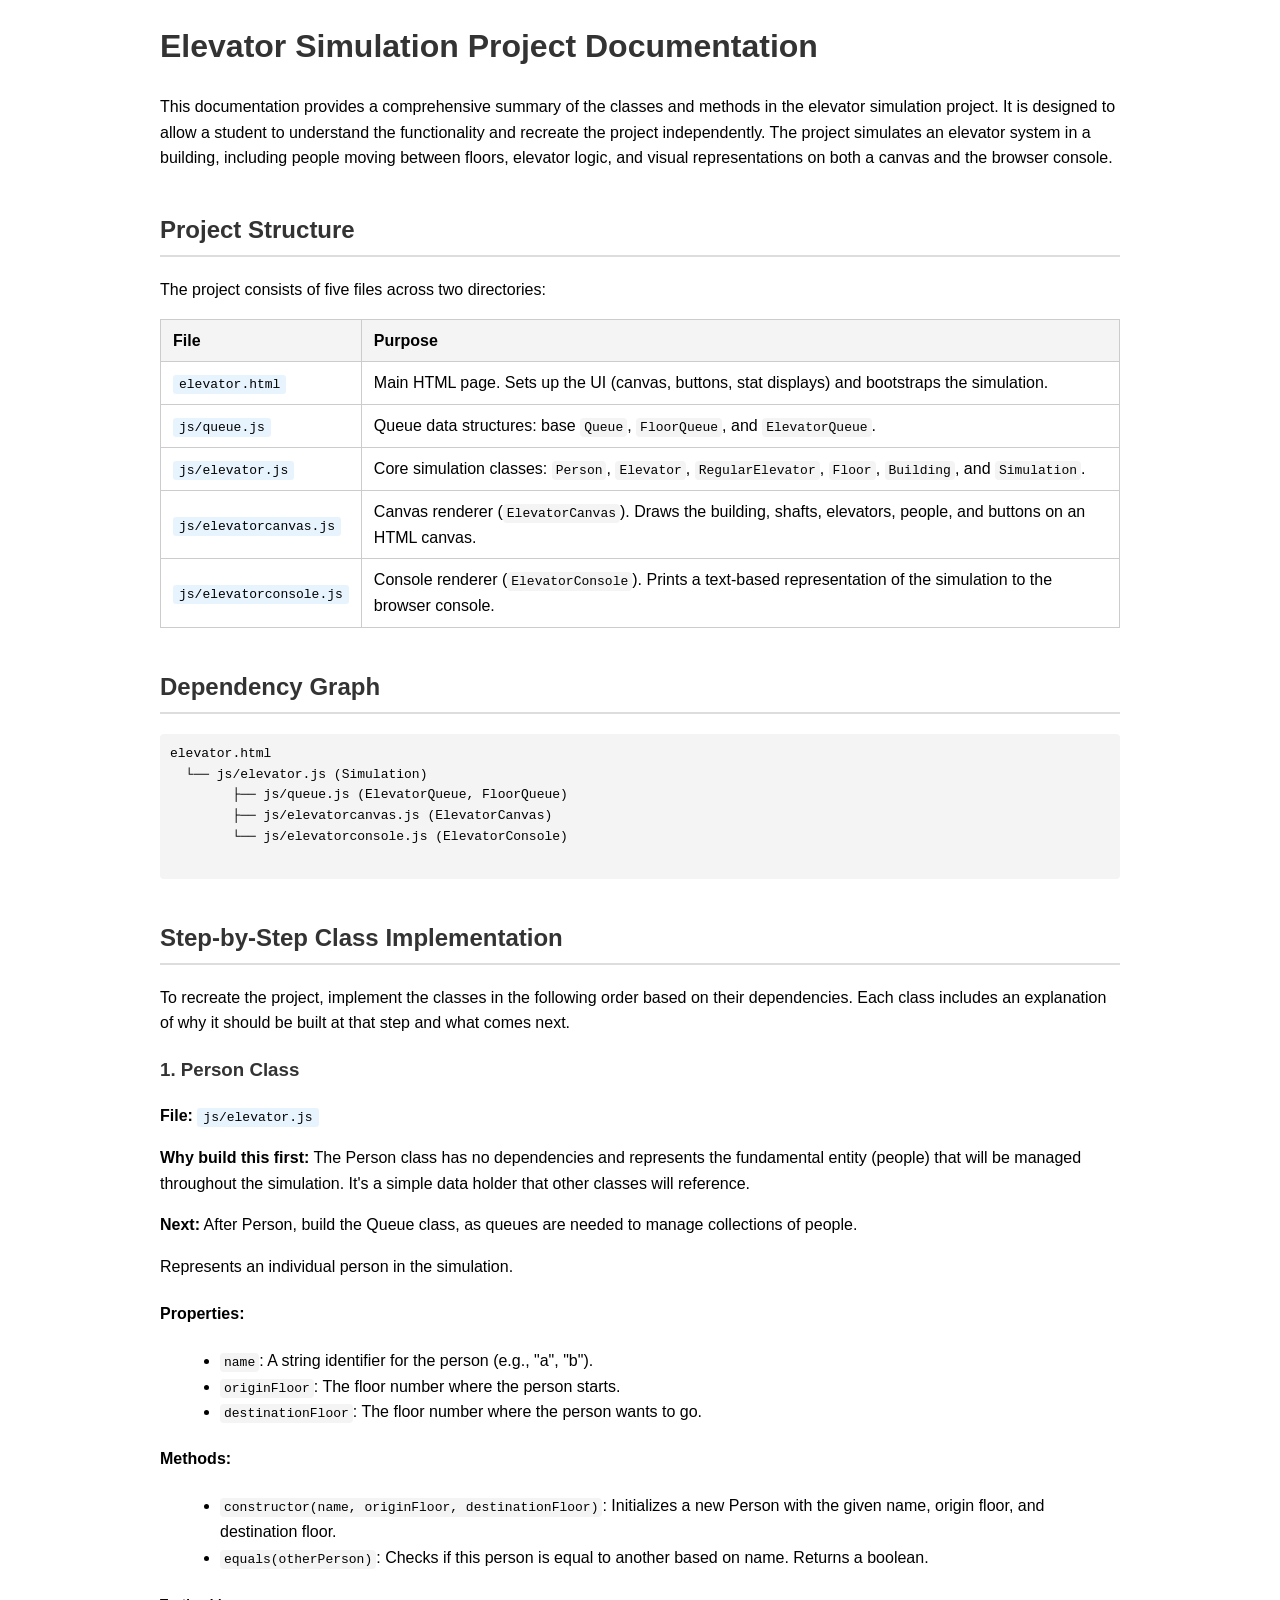
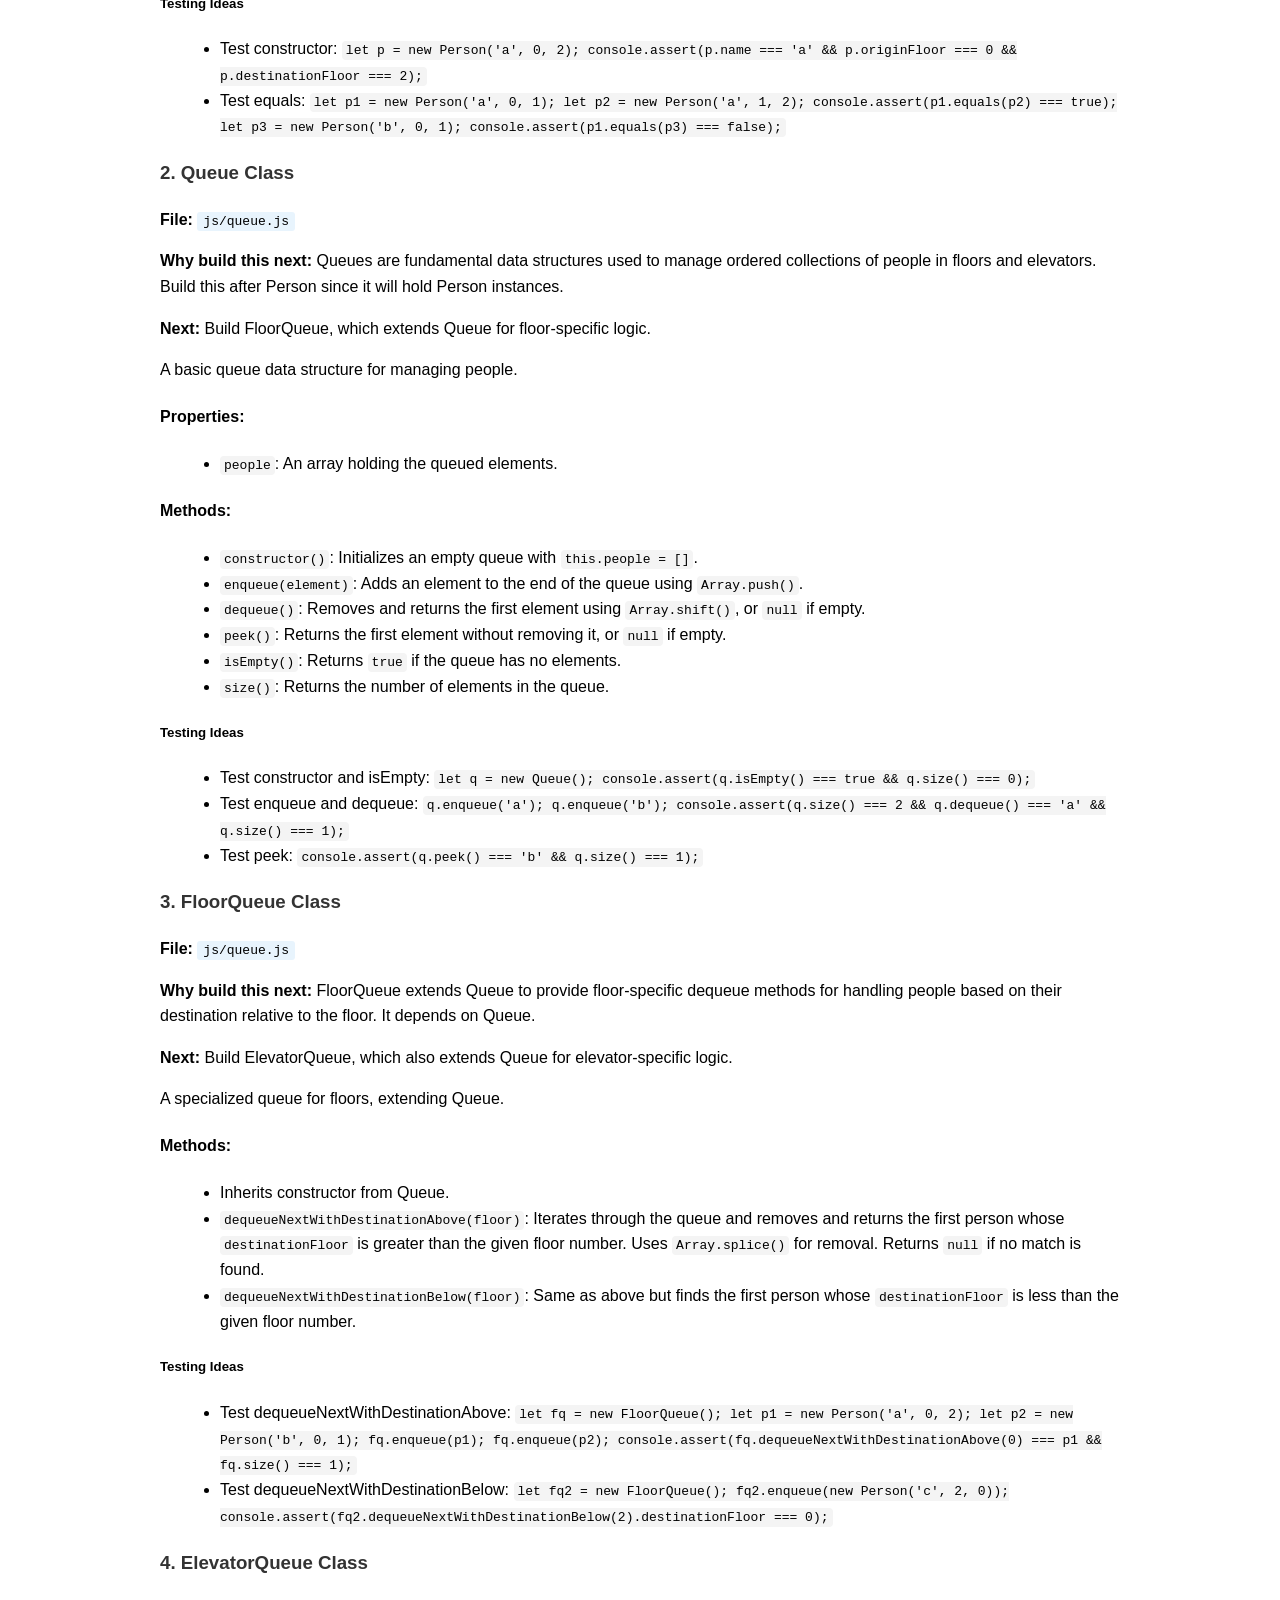
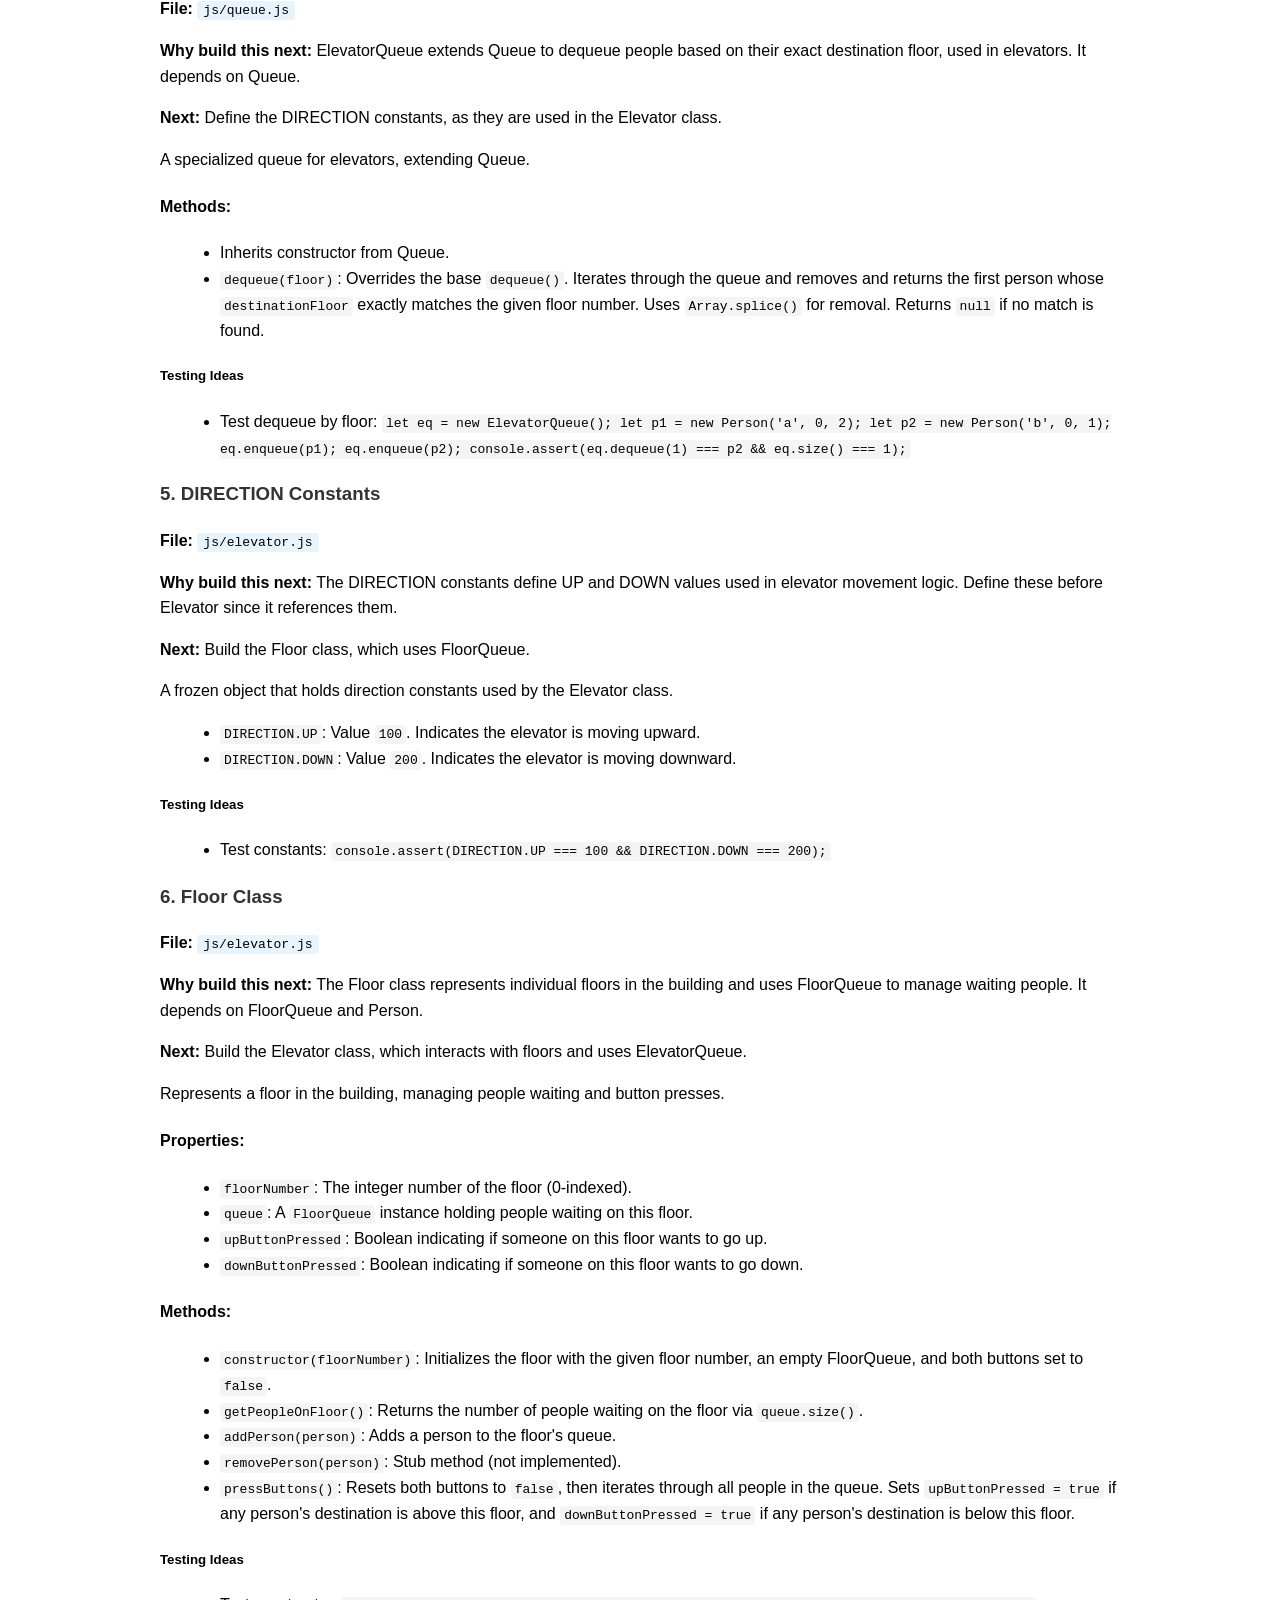
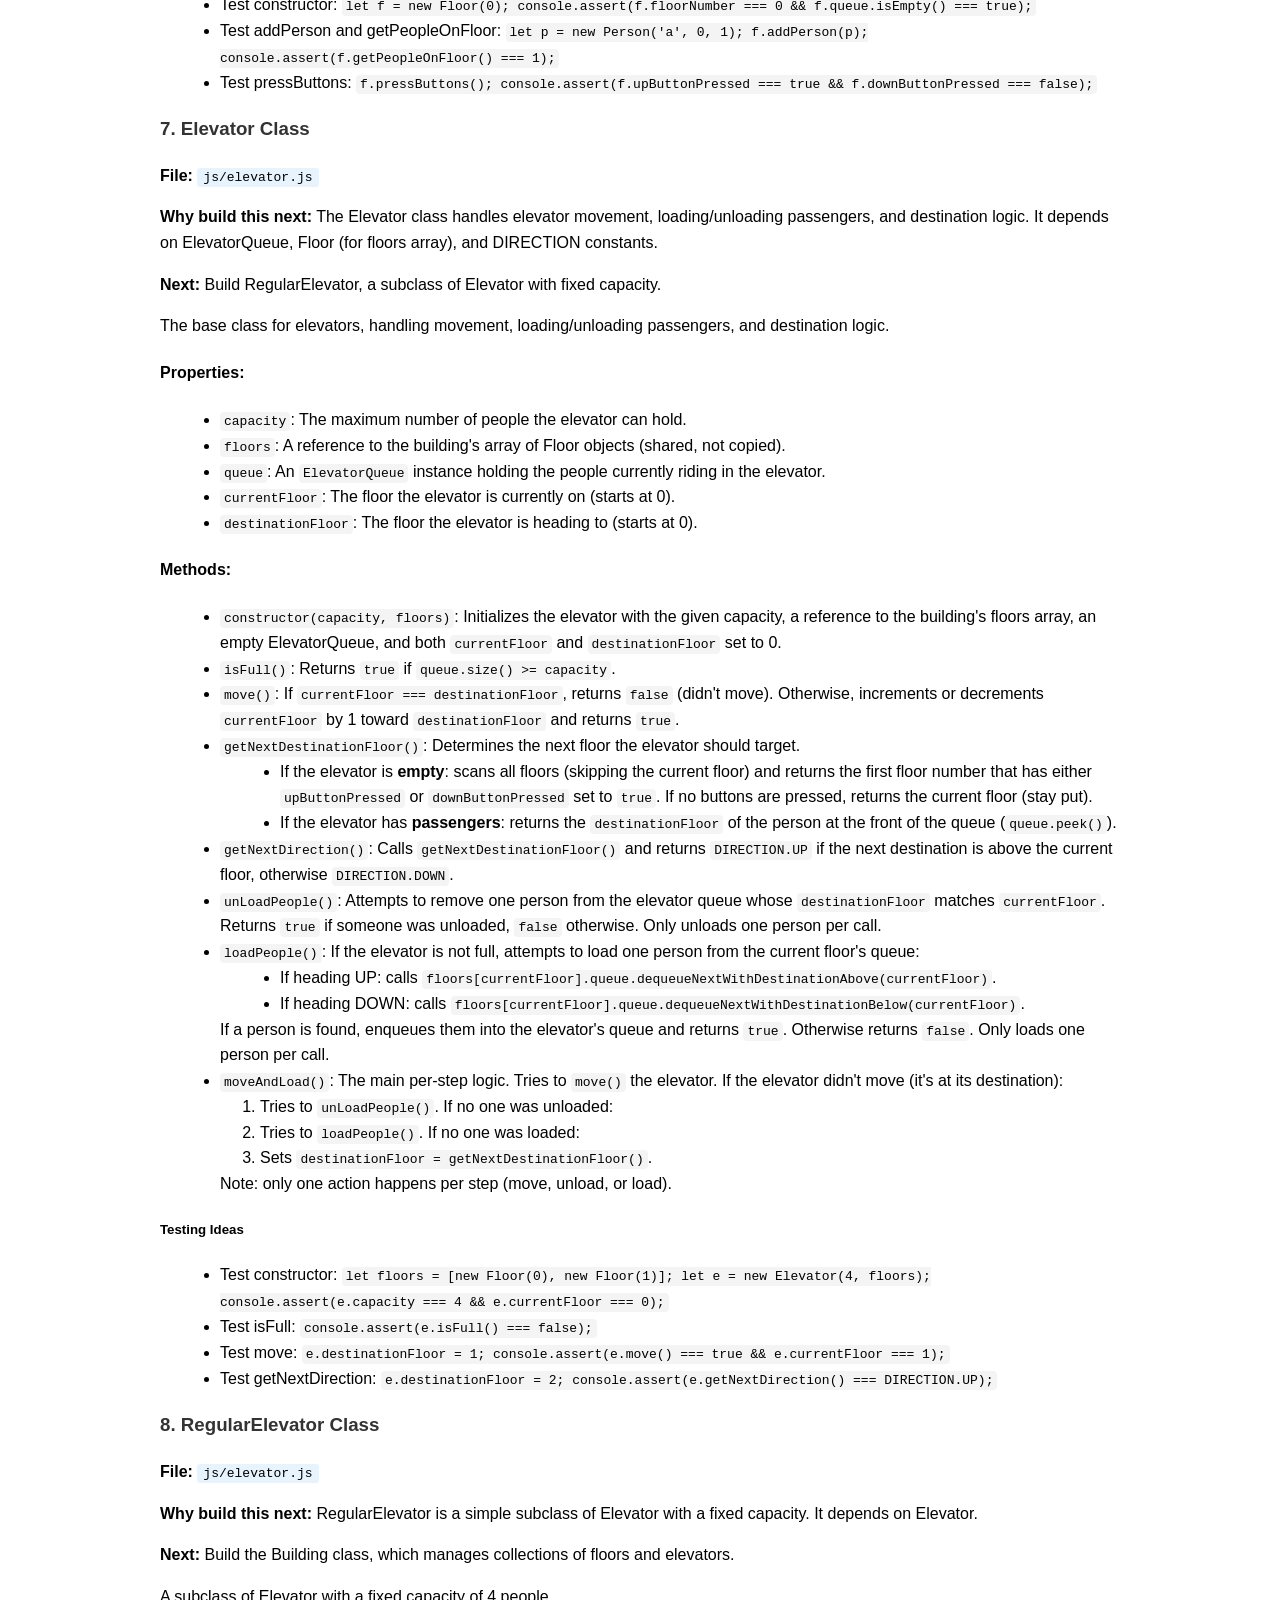
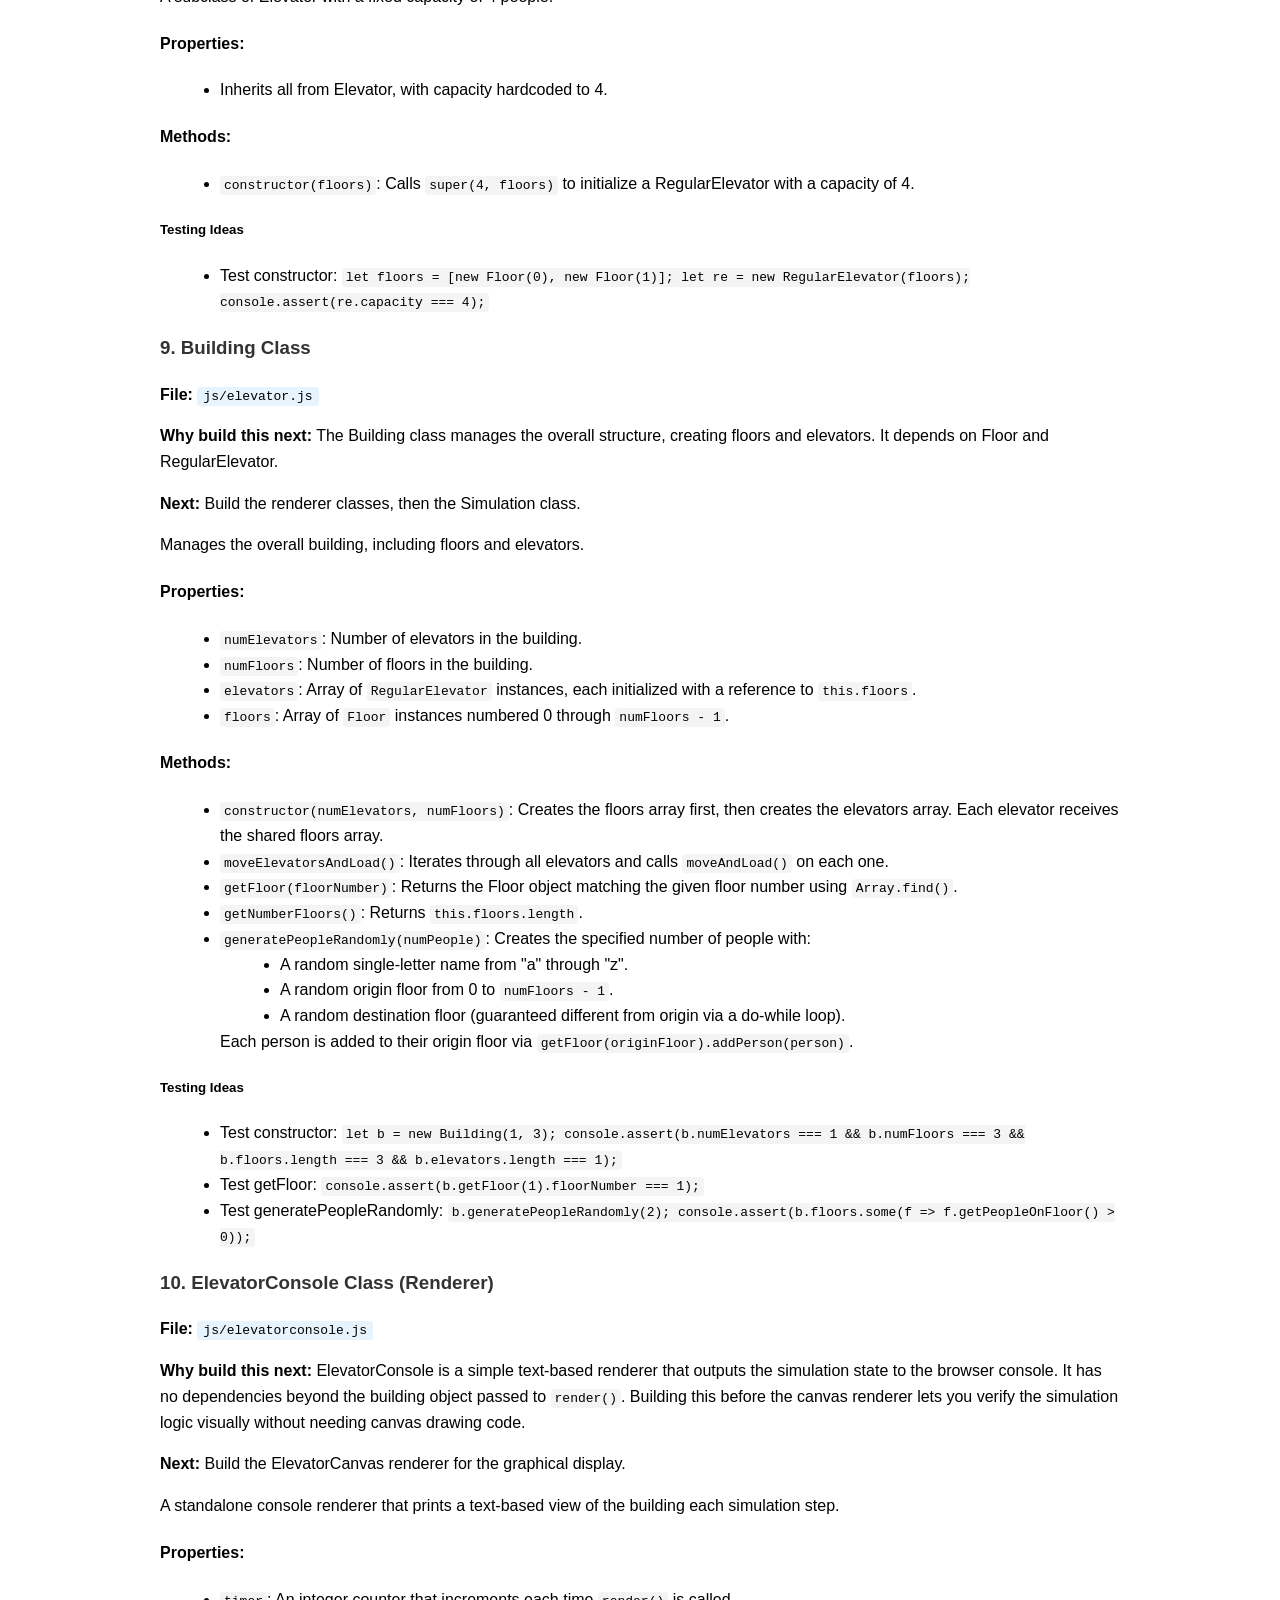
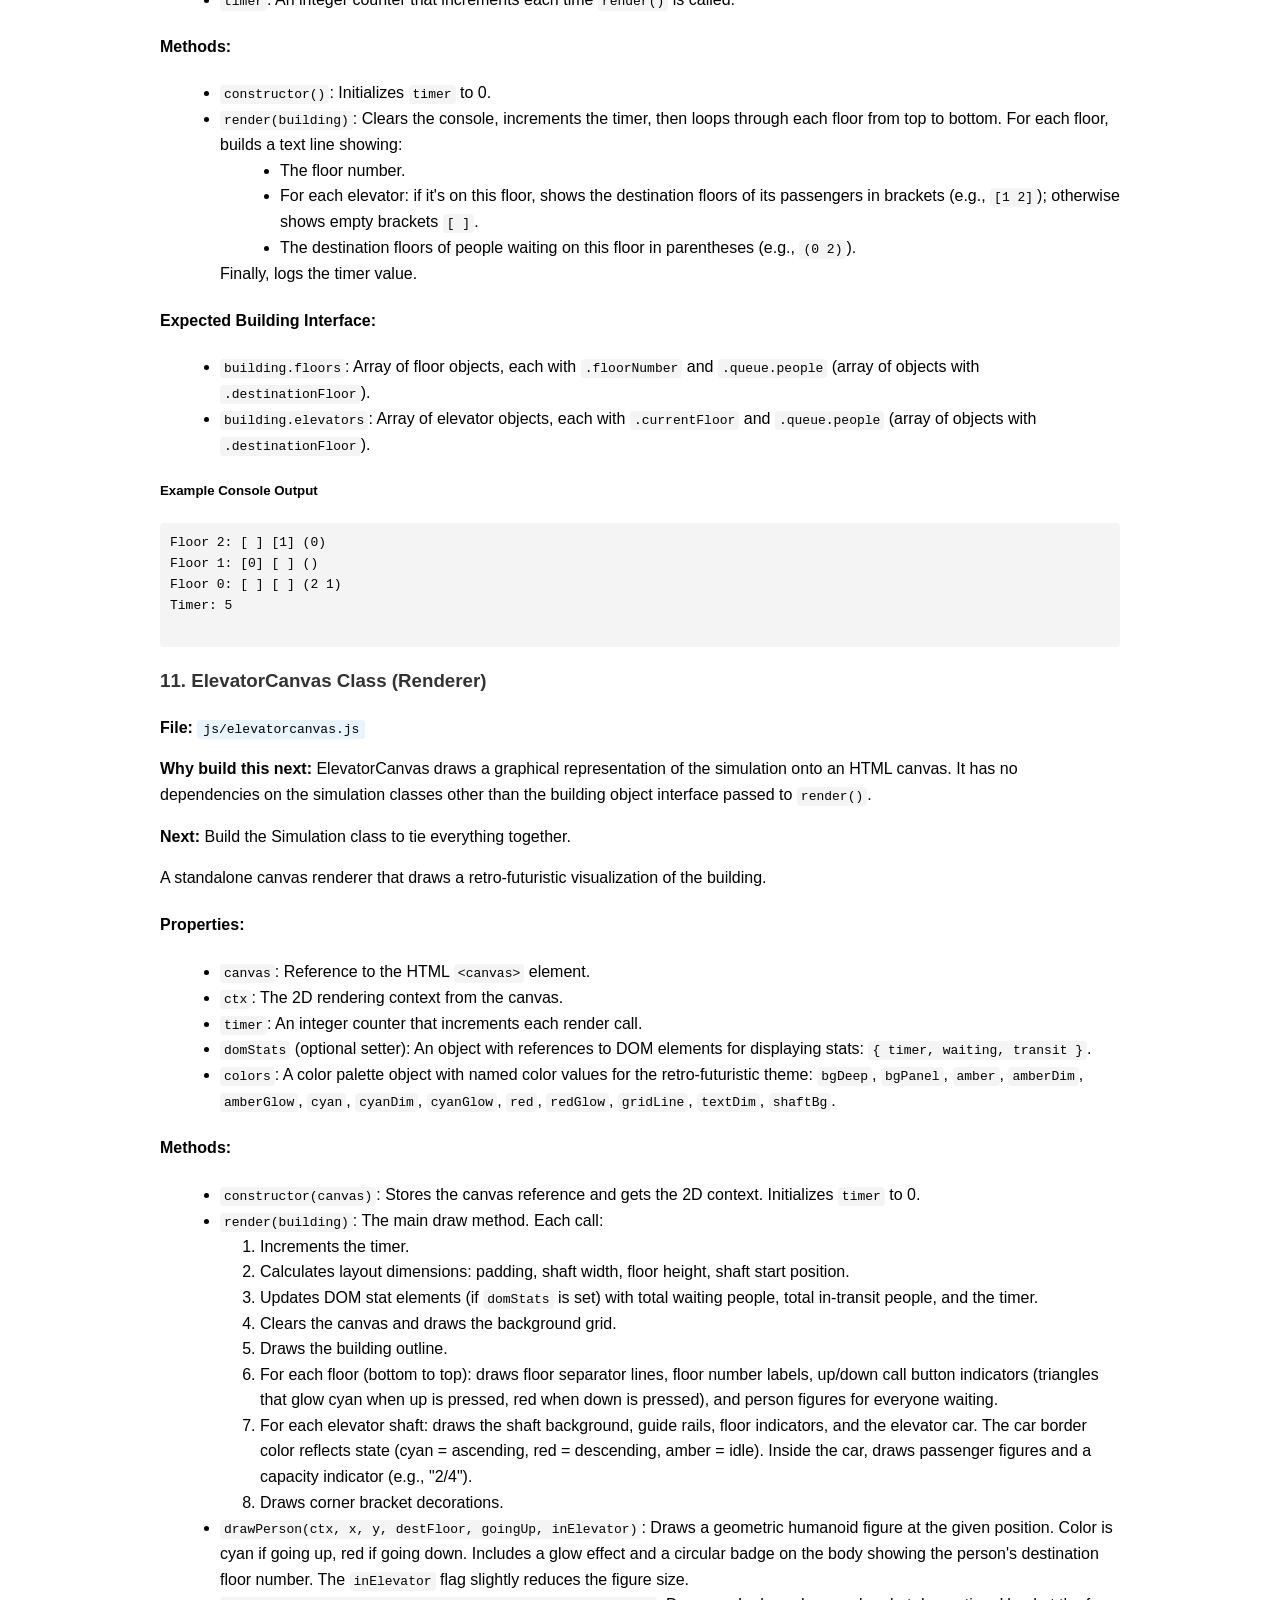
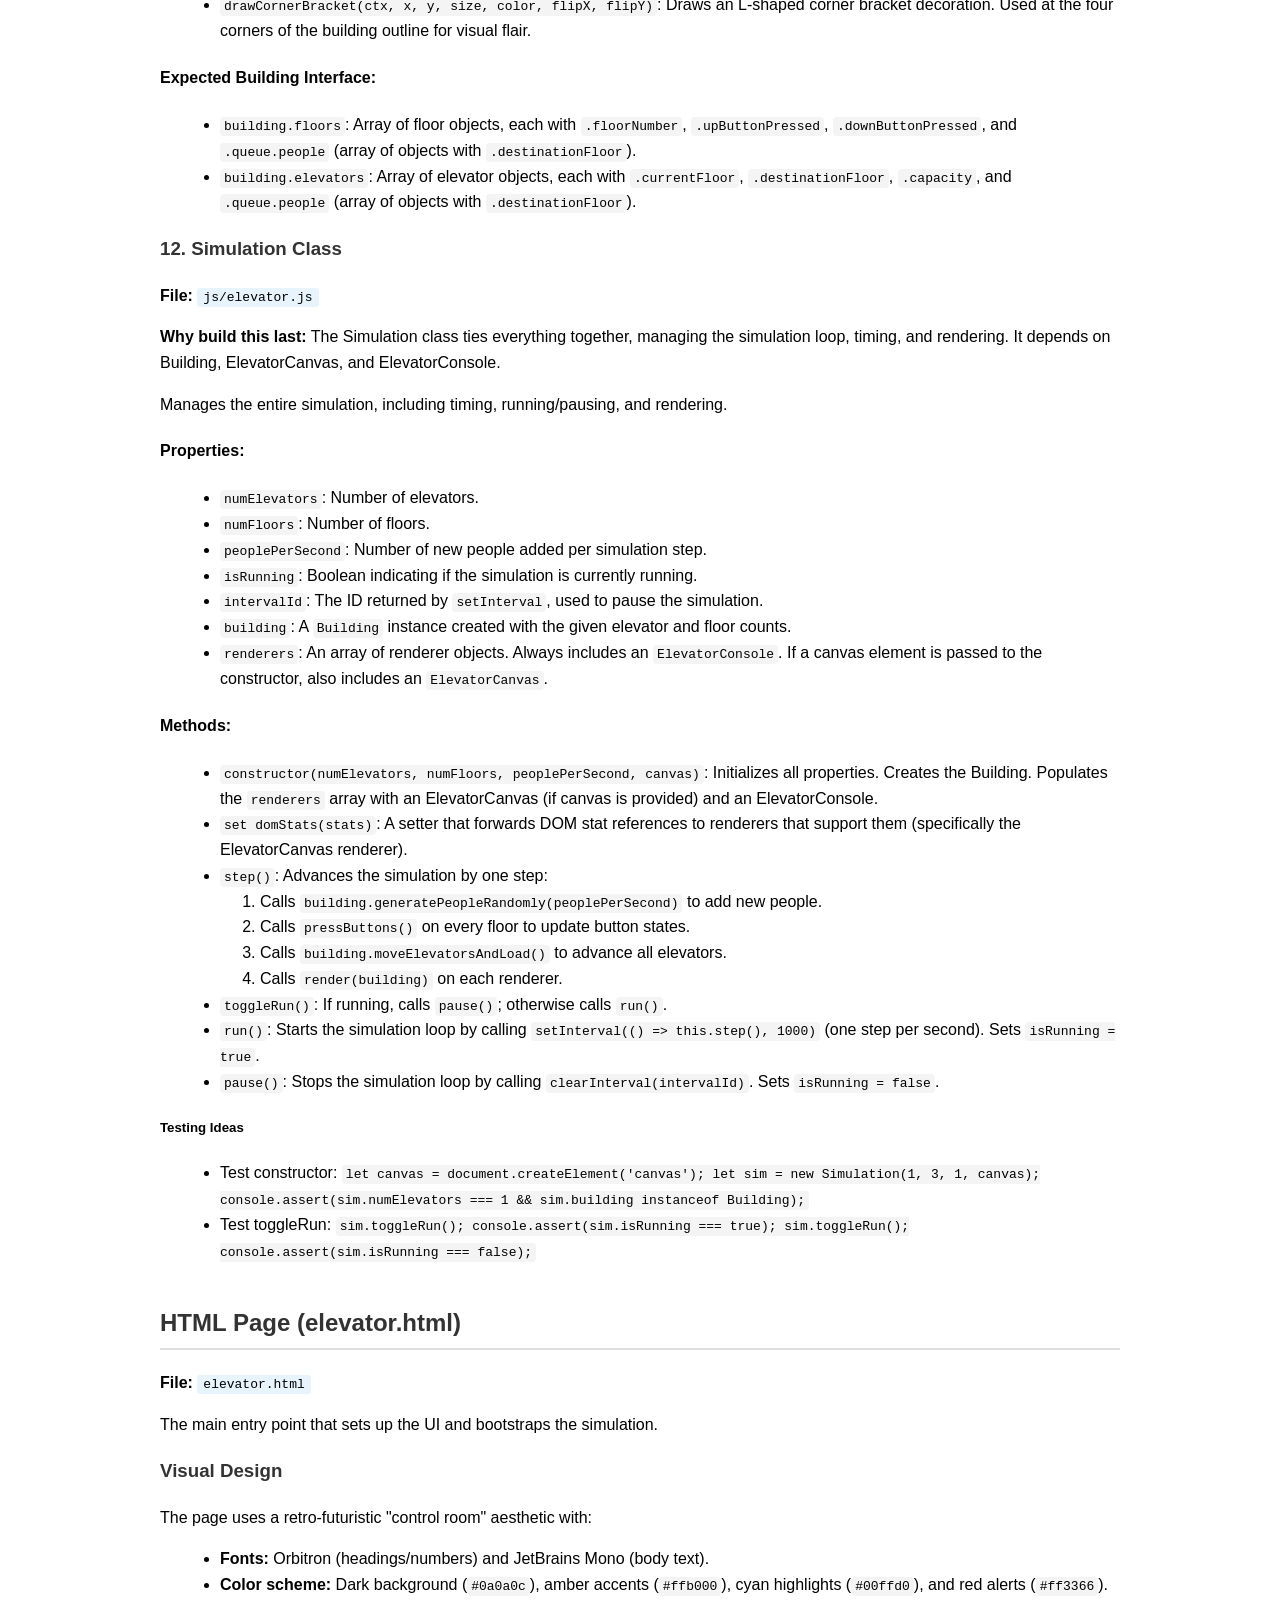
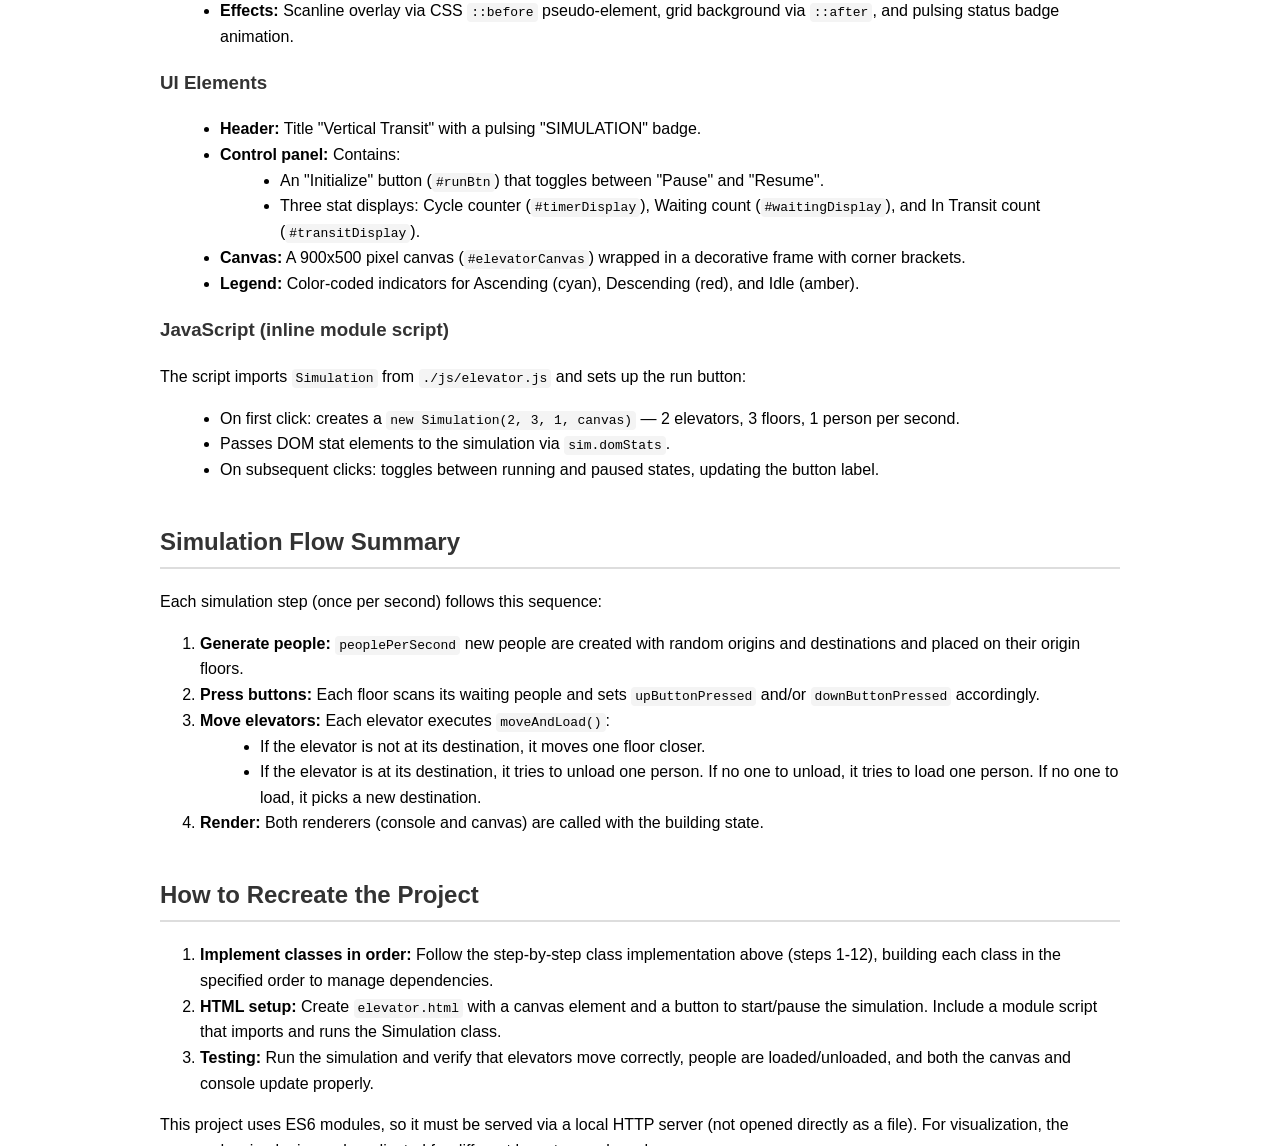
<file: elevator/documentation.html>
<!DOCTYPE html>
<html lang="en">

<head>
    <meta charset="UTF-8">
    <meta name="viewport" content="width=device-width, initial-scale=1.0">
    <title>Elevator Simulation Project Documentation</title>
    <style>
        body {
            font-family: Arial, sans-serif;
            margin: 20px;
            max-width: 960px;
            margin: 20px auto;
            line-height: 1.6;
        }

        h1,
        h2,
        h3 {
            color: #333;
        }

        h2 {
            border-bottom: 2px solid #ddd;
            padding-bottom: 6px;
            margin-top: 40px;
        }

        ul {
            list-style-type: disc;
            margin-left: 20px;
        }

        code {
            background-color: #f4f4f4;
            padding: 2px 4px;
            border-radius: 4px;
        }

        pre {
            background-color: #f4f4f4;
            padding: 10px;
            border-radius: 4px;
            overflow-x: auto;
        }

        table {
            border-collapse: collapse;
            width: 100%;
            margin: 12px 0;
        }

        th,
        td {
            border: 1px solid #ccc;
            padding: 8px 12px;
            text-align: left;
        }

        th {
            background-color: #f4f4f4;
        }

        .file-path {
            font-family: monospace;
            background: #e8f4fd;
            padding: 2px 6px;
            border-radius: 3px;
        }
    </style>
</head>

<body>
    <h1>Elevator Simulation Project Documentation</h1>
    <p>This documentation provides a comprehensive summary of the classes and methods in the elevator simulation
        project. It is designed to allow a student to understand the functionality and recreate the project
        independently. The project simulates an elevator system in a building, including people moving between floors,
        elevator logic, and visual representations on both a canvas and the browser console.</p>

    <h2>Project Structure</h2>
    <p>The project consists of five files across two directories:</p>

    <table>
        <tr>
            <th>File</th>
            <th>Purpose</th>
        </tr>
        <tr>
            <td><span class="file-path">elevator.html</span></td>
            <td>Main HTML page. Sets up the UI (canvas, buttons, stat displays) and bootstraps the simulation.</td>
        </tr>
        <tr>
            <td><span class="file-path">js/queue.js</span></td>
            <td>Queue data structures: base <code>Queue</code>, <code>FloorQueue</code>, and
                <code>ElevatorQueue</code>.</td>
        </tr>
        <tr>
            <td><span class="file-path">js/elevator.js</span></td>
            <td>Core simulation classes: <code>Person</code>, <code>Elevator</code>, <code>RegularElevator</code>,
                <code>Floor</code>, <code>Building</code>, and <code>Simulation</code>.</td>
        </tr>
        <tr>
            <td><span class="file-path">js/elevatorcanvas.js</span></td>
            <td>Canvas renderer (<code>ElevatorCanvas</code>). Draws the building, shafts, elevators, people, and
                buttons on an HTML canvas.</td>
        </tr>
        <tr>
            <td><span class="file-path">js/elevatorconsole.js</span></td>
            <td>Console renderer (<code>ElevatorConsole</code>). Prints a text-based representation of the simulation
                to the browser console.</td>
        </tr>
    </table>

    <h2>Dependency Graph</h2>
    <pre>
elevator.html
  └── js/elevator.js (Simulation)
        ├── js/queue.js (ElevatorQueue, FloorQueue)
        ├── js/elevatorcanvas.js (ElevatorCanvas)
        └── js/elevatorconsole.js (ElevatorConsole)
    </pre>

    <h2>Step-by-Step Class Implementation</h2>
    <p>To recreate the project, implement the classes in the following order based on their dependencies. Each class
        includes an explanation of why it should be built at that step and what comes next.</p>

    <!-- =========================================================== -->
    <h3>1. Person Class</h3>
    <p><strong>File:</strong> <span class="file-path">js/elevator.js</span></p>
    <p><strong>Why build this first:</strong> The Person class has no dependencies and represents the fundamental entity
        (people) that will be managed throughout the simulation. It's a simple data holder that other classes will
        reference.</p>
    <p><strong>Next:</strong> After Person, build the Queue class, as queues are needed to manage collections of people.
    </p>
    <p>Represents an individual person in the simulation.</p>
    <h4>Properties:</h4>
    <ul>
        <li><code>name</code>: A string identifier for the person (e.g., "a", "b").</li>
        <li><code>originFloor</code>: The floor number where the person starts.</li>
        <li><code>destinationFloor</code>: The floor number where the person wants to go.</li>
    </ul>
    <h4>Methods:</h4>
    <ul>
        <li><code>constructor(name, originFloor, destinationFloor)</code>: Initializes a new Person with the given name,
            origin floor, and destination floor.</li>
        <li><code>equals(otherPerson)</code>: Checks if this person is equal to another based on name. Returns a
            boolean.</li>
    </ul>
    <h5>Testing Ideas</h5>
    <ul>
        <li>Test constructor:
            <code>let p = new Person('a', 0, 2); console.assert(p.name === 'a' && p.originFloor === 0 && p.destinationFloor === 2);</code>
        </li>
        <li>Test equals:
            <code>let p1 = new Person('a', 0, 1); let p2 = new Person('a', 1, 2); console.assert(p1.equals(p2) === true); let p3 = new Person('b', 0, 1); console.assert(p1.equals(p3) === false);</code>
        </li>
    </ul>

    <!-- =========================================================== -->
    <h3>2. Queue Class</h3>
    <p><strong>File:</strong> <span class="file-path">js/queue.js</span></p>
    <p><strong>Why build this next:</strong> Queues are fundamental data structures used to manage ordered collections
        of people in floors and elevators. Build this after Person since it will hold Person instances.</p>
    <p><strong>Next:</strong> Build FloorQueue, which extends Queue for floor-specific logic.</p>
    <p>A basic queue data structure for managing people.</p>
    <h4>Properties:</h4>
    <ul>
        <li><code>people</code>: An array holding the queued elements.</li>
    </ul>
    <h4>Methods:</h4>
    <ul>
        <li><code>constructor()</code>: Initializes an empty queue with <code>this.people = []</code>.</li>
        <li><code>enqueue(element)</code>: Adds an element to the end of the queue using <code>Array.push()</code>.</li>
        <li><code>dequeue()</code>: Removes and returns the first element using <code>Array.shift()</code>, or
            <code>null</code> if empty.</li>
        <li><code>peek()</code>: Returns the first element without removing it, or <code>null</code> if empty.</li>
        <li><code>isEmpty()</code>: Returns <code>true</code> if the queue has no elements.</li>
        <li><code>size()</code>: Returns the number of elements in the queue.</li>
    </ul>
    <h5>Testing Ideas</h5>
    <ul>
        <li>Test constructor and isEmpty:
            <code>let q = new Queue(); console.assert(q.isEmpty() === true && q.size() === 0);</code></li>
        <li>Test enqueue and dequeue:
            <code>q.enqueue('a'); q.enqueue('b'); console.assert(q.size() === 2 && q.dequeue() === 'a' && q.size() === 1);</code>
        </li>
        <li>Test peek: <code>console.assert(q.peek() === 'b' && q.size() === 1);</code></li>
    </ul>

    <!-- =========================================================== -->
    <h3>3. FloorQueue Class</h3>
    <p><strong>File:</strong> <span class="file-path">js/queue.js</span></p>
    <p><strong>Why build this next:</strong> FloorQueue extends Queue to provide floor-specific dequeue methods for
        handling people based on their destination relative to the floor. It depends on Queue.</p>
    <p><strong>Next:</strong> Build ElevatorQueue, which also extends Queue for elevator-specific logic.</p>
    <p>A specialized queue for floors, extending Queue.</p>
    <h4>Methods:</h4>
    <ul>
        <li>Inherits constructor from Queue.</li>
        <li><code>dequeueNextWithDestinationAbove(floor)</code>: Iterates through the queue and removes and returns the
            first person whose <code>destinationFloor</code> is greater than the given floor number. Uses
            <code>Array.splice()</code> for removal. Returns <code>null</code> if no match is found.</li>
        <li><code>dequeueNextWithDestinationBelow(floor)</code>: Same as above but finds the first person whose
            <code>destinationFloor</code> is less than the given floor number.</li>
    </ul>
    <h5>Testing Ideas</h5>
    <ul>
        <li>Test dequeueNextWithDestinationAbove:
            <code>let fq = new FloorQueue(); let p1 = new Person('a', 0, 2); let p2 = new Person('b', 0, 1); fq.enqueue(p1); fq.enqueue(p2); console.assert(fq.dequeueNextWithDestinationAbove(0) === p1 && fq.size() === 1);</code>
        </li>
        <li>Test dequeueNextWithDestinationBelow:
            <code>let fq2 = new FloorQueue(); fq2.enqueue(new Person('c', 2, 0)); console.assert(fq2.dequeueNextWithDestinationBelow(2).destinationFloor === 0);</code>
        </li>
    </ul>

    <!-- =========================================================== -->
    <h3>4. ElevatorQueue Class</h3>
    <p><strong>File:</strong> <span class="file-path">js/queue.js</span></p>
    <p><strong>Why build this next:</strong> ElevatorQueue extends Queue to dequeue people based on their exact
        destination floor, used in elevators. It depends on Queue.</p>
    <p><strong>Next:</strong> Define the DIRECTION constants, as they are used in the Elevator class.</p>
    <p>A specialized queue for elevators, extending Queue.</p>
    <h4>Methods:</h4>
    <ul>
        <li>Inherits constructor from Queue.</li>
        <li><code>dequeue(floor)</code>: Overrides the base <code>dequeue()</code>. Iterates through the queue and
            removes and returns the first person whose <code>destinationFloor</code> exactly matches the given floor
            number. Uses <code>Array.splice()</code> for removal. Returns <code>null</code> if no match is found.</li>
    </ul>
    <h5>Testing Ideas</h5>
    <ul>
        <li>Test dequeue by floor:
            <code>let eq = new ElevatorQueue(); let p1 = new Person('a', 0, 2); let p2 = new Person('b', 0, 1); eq.enqueue(p1); eq.enqueue(p2); console.assert(eq.dequeue(1) === p2 && eq.size() === 1);</code>
        </li>
    </ul>

    <!-- =========================================================== -->
    <h3>5. DIRECTION Constants</h3>
    <p><strong>File:</strong> <span class="file-path">js/elevator.js</span></p>
    <p><strong>Why build this next:</strong> The DIRECTION constants define UP and DOWN values used in elevator movement
        logic. Define these before Elevator since it references them.</p>
    <p><strong>Next:</strong> Build the Floor class, which uses FloorQueue.</p>
    <p>A frozen object that holds direction constants used by the Elevator class.</p>
    <ul>
        <li><code>DIRECTION.UP</code>: Value <code>100</code>. Indicates the elevator is moving upward.</li>
        <li><code>DIRECTION.DOWN</code>: Value <code>200</code>. Indicates the elevator is moving downward.</li>
    </ul>
    <h5>Testing Ideas</h5>
    <ul>
        <li>Test constants: <code>console.assert(DIRECTION.UP === 100 && DIRECTION.DOWN === 200);</code></li>
    </ul>

    <!-- =========================================================== -->
    <h3>6. Floor Class</h3>
    <p><strong>File:</strong> <span class="file-path">js/elevator.js</span></p>
    <p><strong>Why build this next:</strong> The Floor class represents individual floors in the building and uses
        FloorQueue to manage waiting people. It depends on FloorQueue and Person.</p>
    <p><strong>Next:</strong> Build the Elevator class, which interacts with floors and uses ElevatorQueue.</p>
    <p>Represents a floor in the building, managing people waiting and button presses.</p>
    <h4>Properties:</h4>
    <ul>
        <li><code>floorNumber</code>: The integer number of the floor (0-indexed).</li>
        <li><code>queue</code>: A <code>FloorQueue</code> instance holding people waiting on this floor.</li>
        <li><code>upButtonPressed</code>: Boolean indicating if someone on this floor wants to go up.</li>
        <li><code>downButtonPressed</code>: Boolean indicating if someone on this floor wants to go down.</li>
    </ul>
    <h4>Methods:</h4>
    <ul>
        <li><code>constructor(floorNumber)</code>: Initializes the floor with the given floor number, an empty
            FloorQueue, and both buttons set to <code>false</code>.</li>
        <li><code>getPeopleOnFloor()</code>: Returns the number of people waiting on the floor via
            <code>queue.size()</code>.</li>
        <li><code>addPerson(person)</code>: Adds a person to the floor's queue.</li>
        <li><code>removePerson(person)</code>: Stub method (not implemented).</li>
        <li><code>pressButtons()</code>: Resets both buttons to <code>false</code>, then iterates through all people in
            the queue. Sets <code>upButtonPressed = true</code> if any person's destination is above this floor, and
            <code>downButtonPressed = true</code> if any person's destination is below this floor.</li>
    </ul>
    <h5>Testing Ideas</h5>
    <ul>
        <li>Test constructor:
            <code>let f = new Floor(0); console.assert(f.floorNumber === 0 && f.queue.isEmpty() === true);</code></li>
        <li>Test addPerson and getPeopleOnFloor:
            <code>let p = new Person('a', 0, 1); f.addPerson(p); console.assert(f.getPeopleOnFloor() === 1);</code>
        </li>
        <li>Test pressButtons:
            <code>f.pressButtons(); console.assert(f.upButtonPressed === true && f.downButtonPressed === false);</code>
        </li>
    </ul>

    <!-- =========================================================== -->
    <h3>7. Elevator Class</h3>
    <p><strong>File:</strong> <span class="file-path">js/elevator.js</span></p>
    <p><strong>Why build this next:</strong> The Elevator class handles elevator movement, loading/unloading passengers,
        and destination logic. It depends on ElevatorQueue, Floor (for floors array), and DIRECTION constants.</p>
    <p><strong>Next:</strong> Build RegularElevator, a subclass of Elevator with fixed capacity.</p>
    <p>The base class for elevators, handling movement, loading/unloading passengers, and destination logic.</p>
    <h4>Properties:</h4>
    <ul>
        <li><code>capacity</code>: The maximum number of people the elevator can hold.</li>
        <li><code>floors</code>: A reference to the building's array of Floor objects (shared, not copied).</li>
        <li><code>queue</code>: An <code>ElevatorQueue</code> instance holding the people currently riding in the
            elevator.</li>
        <li><code>currentFloor</code>: The floor the elevator is currently on (starts at 0).</li>
        <li><code>destinationFloor</code>: The floor the elevator is heading to (starts at 0).</li>
    </ul>
    <h4>Methods:</h4>
    <ul>
        <li><code>constructor(capacity, floors)</code>: Initializes the elevator with the given capacity, a reference to
            the building's floors array, an empty ElevatorQueue, and both <code>currentFloor</code> and
            <code>destinationFloor</code> set to 0.</li>
        <li><code>isFull()</code>: Returns <code>true</code> if <code>queue.size() >= capacity</code>.</li>
        <li><code>move()</code>: If <code>currentFloor === destinationFloor</code>, returns <code>false</code> (didn't
            move). Otherwise, increments or decrements <code>currentFloor</code> by 1 toward
            <code>destinationFloor</code> and returns <code>true</code>.</li>
        <li><code>getNextDestinationFloor()</code>: Determines the next floor the elevator should target.
            <ul>
                <li>If the elevator is <strong>empty</strong>: scans all floors (skipping the current floor) and returns
                    the first floor number that has either <code>upButtonPressed</code> or
                    <code>downButtonPressed</code> set to <code>true</code>. If no buttons are pressed, returns the
                    current floor (stay put).</li>
                <li>If the elevator has <strong>passengers</strong>: returns the <code>destinationFloor</code> of the
                    person at the front of the queue (<code>queue.peek()</code>).</li>
            </ul>
        </li>
        <li><code>getNextDirection()</code>: Calls <code>getNextDestinationFloor()</code> and returns
            <code>DIRECTION.UP</code> if the next destination is above the current floor, otherwise
            <code>DIRECTION.DOWN</code>.</li>
        <li><code>unLoadPeople()</code>: Attempts to remove one person from the elevator queue whose
            <code>destinationFloor</code> matches <code>currentFloor</code>. Returns <code>true</code> if someone was
            unloaded, <code>false</code> otherwise. Only unloads one person per call.</li>
        <li><code>loadPeople()</code>: If the elevator is not full, attempts to load one person from the current floor's
            queue:
            <ul>
                <li>If heading UP: calls
                    <code>floors[currentFloor].queue.dequeueNextWithDestinationAbove(currentFloor)</code>.</li>
                <li>If heading DOWN: calls
                    <code>floors[currentFloor].queue.dequeueNextWithDestinationBelow(currentFloor)</code>.</li>
            </ul>
            If a person is found, enqueues them into the elevator's queue and returns <code>true</code>. Otherwise
            returns <code>false</code>. Only loads one person per call.
        </li>
        <li><code>moveAndLoad()</code>: The main per-step logic. Tries to <code>move()</code> the elevator. If the
            elevator didn't move (it's at its destination):
            <ol>
                <li>Tries to <code>unLoadPeople()</code>. If no one was unloaded:</li>
                <li>Tries to <code>loadPeople()</code>. If no one was loaded:</li>
                <li>Sets <code>destinationFloor = getNextDestinationFloor()</code>.</li>
            </ol>
            Note: only one action happens per step (move, unload, or load).
        </li>
    </ul>
    <h5>Testing Ideas</h5>
    <ul>
        <li>Test constructor:
            <code>let floors = [new Floor(0), new Floor(1)]; let e = new Elevator(4, floors); console.assert(e.capacity === 4 && e.currentFloor === 0);</code>
        </li>
        <li>Test isFull: <code>console.assert(e.isFull() === false);</code></li>
        <li>Test move: <code>e.destinationFloor = 1; console.assert(e.move() === true && e.currentFloor === 1);</code>
        </li>
        <li>Test getNextDirection:
            <code>e.destinationFloor = 2; console.assert(e.getNextDirection() === DIRECTION.UP);</code></li>
    </ul>

    <!-- =========================================================== -->
    <h3>8. RegularElevator Class</h3>
    <p><strong>File:</strong> <span class="file-path">js/elevator.js</span></p>
    <p><strong>Why build this next:</strong> RegularElevator is a simple subclass of Elevator with a fixed capacity. It
        depends on Elevator.</p>
    <p><strong>Next:</strong> Build the Building class, which manages collections of floors and elevators.</p>
    <p>A subclass of Elevator with a fixed capacity of 4 people.</p>
    <h4>Properties:</h4>
    <ul>
        <li>Inherits all from Elevator, with capacity hardcoded to 4.</li>
    </ul>
    <h4>Methods:</h4>
    <ul>
        <li><code>constructor(floors)</code>: Calls <code>super(4, floors)</code> to initialize a RegularElevator with a
            capacity of 4.</li>
    </ul>
    <h5>Testing Ideas</h5>
    <ul>
        <li>Test constructor:
            <code>let floors = [new Floor(0), new Floor(1)]; let re = new RegularElevator(floors); console.assert(re.capacity === 4);</code>
        </li>
    </ul>

    <!-- =========================================================== -->
    <h3>9. Building Class</h3>
    <p><strong>File:</strong> <span class="file-path">js/elevator.js</span></p>
    <p><strong>Why build this next:</strong> The Building class manages the overall structure, creating floors and
        elevators. It depends on Floor and RegularElevator.</p>
    <p><strong>Next:</strong> Build the renderer classes, then the Simulation class.</p>
    <p>Manages the overall building, including floors and elevators.</p>
    <h4>Properties:</h4>
    <ul>
        <li><code>numElevators</code>: Number of elevators in the building.</li>
        <li><code>numFloors</code>: Number of floors in the building.</li>
        <li><code>elevators</code>: Array of <code>RegularElevator</code> instances, each initialized with a reference
            to <code>this.floors</code>.</li>
        <li><code>floors</code>: Array of <code>Floor</code> instances numbered 0 through <code>numFloors - 1</code>.
        </li>
    </ul>
    <h4>Methods:</h4>
    <ul>
        <li><code>constructor(numElevators, numFloors)</code>: Creates the floors array first, then creates the
            elevators array. Each elevator receives the shared floors array.</li>
        <li><code>moveElevatorsAndLoad()</code>: Iterates through all elevators and calls <code>moveAndLoad()</code> on
            each one.</li>
        <li><code>getFloor(floorNumber)</code>: Returns the Floor object matching the given floor number using
            <code>Array.find()</code>.</li>
        <li><code>getNumberFloors()</code>: Returns <code>this.floors.length</code>.</li>
        <li><code>generatePeopleRandomly(numPeople)</code>: Creates the specified number of people with:
            <ul>
                <li>A random single-letter name from "a" through "z".</li>
                <li>A random origin floor from 0 to <code>numFloors - 1</code>.</li>
                <li>A random destination floor (guaranteed different from origin via a do-while loop).</li>
            </ul>
            Each person is added to their origin floor via <code>getFloor(originFloor).addPerson(person)</code>.
        </li>
    </ul>
    <h5>Testing Ideas</h5>
    <ul>
        <li>Test constructor:
            <code>let b = new Building(1, 3); console.assert(b.numElevators === 1 && b.numFloors === 3 && b.floors.length === 3 && b.elevators.length === 1);</code>
        </li>
        <li>Test getFloor: <code>console.assert(b.getFloor(1).floorNumber === 1);</code></li>
        <li>Test generatePeopleRandomly:
            <code>b.generatePeopleRandomly(2); console.assert(b.floors.some(f => f.getPeopleOnFloor() > 0));</code>
        </li>
    </ul>

    <!-- =========================================================== -->
    <h3>10. ElevatorConsole Class (Renderer)</h3>
    <p><strong>File:</strong> <span class="file-path">js/elevatorconsole.js</span></p>
    <p><strong>Why build this next:</strong> ElevatorConsole is a simple text-based renderer that outputs the simulation
        state to the browser console. It has no dependencies beyond the building object passed to
        <code>render()</code>. Building this before the canvas renderer lets you verify the simulation logic visually
        without needing canvas drawing code.</p>
    <p><strong>Next:</strong> Build the ElevatorCanvas renderer for the graphical display.</p>
    <p>A standalone console renderer that prints a text-based view of the building each simulation step.</p>
    <h4>Properties:</h4>
    <ul>
        <li><code>timer</code>: An integer counter that increments each time <code>render()</code> is called.</li>
    </ul>
    <h4>Methods:</h4>
    <ul>
        <li><code>constructor()</code>: Initializes <code>timer</code> to 0.</li>
        <li><code>render(building)</code>: Clears the console, increments the timer, then loops through each floor from
            top to bottom. For each floor, builds a text line showing:
            <ul>
                <li>The floor number.</li>
                <li>For each elevator: if it's on this floor, shows the destination floors of its passengers in brackets
                    (e.g., <code>[1 2]</code>); otherwise shows empty brackets <code>[ ]</code>.</li>
                <li>The destination floors of people waiting on this floor in parentheses (e.g., <code>(0 2)</code>).
                </li>
            </ul>
            Finally, logs the timer value.
        </li>
    </ul>
    <h4>Expected Building Interface:</h4>
    <ul>
        <li><code>building.floors</code>: Array of floor objects, each with <code>.floorNumber</code> and
            <code>.queue.people</code> (array of objects with <code>.destinationFloor</code>).</li>
        <li><code>building.elevators</code>: Array of elevator objects, each with <code>.currentFloor</code> and
            <code>.queue.people</code> (array of objects with <code>.destinationFloor</code>).</li>
    </ul>
    <h5>Example Console Output</h5>
    <pre>
Floor 2: [ ] [1] (0)
Floor 1: [0] [ ] ()
Floor 0: [ ] [ ] (2 1)
Timer: 5
    </pre>

    <!-- =========================================================== -->
    <h3>11. ElevatorCanvas Class (Renderer)</h3>
    <p><strong>File:</strong> <span class="file-path">js/elevatorcanvas.js</span></p>
    <p><strong>Why build this next:</strong> ElevatorCanvas draws a graphical representation of the simulation onto an
        HTML canvas. It has no dependencies on the simulation classes other than the building object interface passed to
        <code>render()</code>.</p>
    <p><strong>Next:</strong> Build the Simulation class to tie everything together.</p>
    <p>A standalone canvas renderer that draws a retro-futuristic visualization of the building.</p>
    <h4>Properties:</h4>
    <ul>
        <li><code>canvas</code>: Reference to the HTML <code>&lt;canvas&gt;</code> element.</li>
        <li><code>ctx</code>: The 2D rendering context from the canvas.</li>
        <li><code>timer</code>: An integer counter that increments each render call.</li>
        <li><code>domStats</code> (optional setter): An object with references to DOM elements for displaying stats:
            <code>{ timer, waiting, transit }</code>.</li>
        <li><code>colors</code>: A color palette object with named color values for the retro-futuristic theme:
            <code>bgDeep</code>, <code>bgPanel</code>, <code>amber</code>, <code>amberDim</code>,
            <code>amberGlow</code>, <code>cyan</code>, <code>cyanDim</code>, <code>cyanGlow</code>,
            <code>red</code>, <code>redGlow</code>, <code>gridLine</code>, <code>textDim</code>,
            <code>shaftBg</code>.</li>
    </ul>
    <h4>Methods:</h4>
    <ul>
        <li><code>constructor(canvas)</code>: Stores the canvas reference and gets the 2D context. Initializes
            <code>timer</code> to 0.</li>
        <li><code>render(building)</code>: The main draw method. Each call:
            <ol>
                <li>Increments the timer.</li>
                <li>Calculates layout dimensions: padding, shaft width, floor height, shaft start position.</li>
                <li>Updates DOM stat elements (if <code>domStats</code> is set) with total waiting people, total in-transit people, and the timer.</li>
                <li>Clears the canvas and draws the background grid.</li>
                <li>Draws the building outline.</li>
                <li>For each floor (bottom to top): draws floor separator lines, floor number labels, up/down call
                    button indicators (triangles that glow cyan when up is pressed, red when down is pressed), and
                    person figures for everyone waiting.</li>
                <li>For each elevator shaft: draws the shaft background, guide rails, floor indicators, and the elevator
                    car. The car border color reflects state (cyan = ascending, red = descending, amber = idle). Inside
                    the car, draws passenger figures and a capacity indicator (e.g., "2/4").</li>
                <li>Draws corner bracket decorations.</li>
            </ol>
        </li>
        <li><code>drawPerson(ctx, x, y, destFloor, goingUp, inElevator)</code>: Draws a geometric humanoid figure at
            the given position. Color is cyan if going up, red if going down. Includes a glow effect and a circular
            badge on the body showing the person's destination floor number. The <code>inElevator</code> flag slightly
            reduces the figure size.</li>
        <li><code>drawCornerBracket(ctx, x, y, size, color, flipX, flipY)</code>: Draws an L-shaped corner bracket
            decoration. Used at the four corners of the building outline for visual flair.</li>
    </ul>
    <h4>Expected Building Interface:</h4>
    <ul>
        <li><code>building.floors</code>: Array of floor objects, each with <code>.floorNumber</code>,
            <code>.upButtonPressed</code>, <code>.downButtonPressed</code>, and <code>.queue.people</code> (array of
            objects with <code>.destinationFloor</code>).</li>
        <li><code>building.elevators</code>: Array of elevator objects, each with <code>.currentFloor</code>,
            <code>.destinationFloor</code>, <code>.capacity</code>, and <code>.queue.people</code> (array of objects
            with <code>.destinationFloor</code>).</li>
    </ul>

    <!-- =========================================================== -->
    <h3>12. Simulation Class</h3>
    <p><strong>File:</strong> <span class="file-path">js/elevator.js</span></p>
    <p><strong>Why build this last:</strong> The Simulation class ties everything together, managing the simulation
        loop, timing, and rendering. It depends on Building, ElevatorCanvas, and ElevatorConsole.</p>
    <p>Manages the entire simulation, including timing, running/pausing, and rendering.</p>
    <h4>Properties:</h4>
    <ul>
        <li><code>numElevators</code>: Number of elevators.</li>
        <li><code>numFloors</code>: Number of floors.</li>
        <li><code>peoplePerSecond</code>: Number of new people added per simulation step.</li>
        <li><code>isRunning</code>: Boolean indicating if the simulation is currently running.</li>
        <li><code>intervalId</code>: The ID returned by <code>setInterval</code>, used to pause the simulation.</li>
        <li><code>building</code>: A <code>Building</code> instance created with the given elevator and floor counts.
        </li>
        <li><code>renderers</code>: An array of renderer objects. Always includes an <code>ElevatorConsole</code>. If a
            canvas element is passed to the constructor, also includes an <code>ElevatorCanvas</code>.</li>
    </ul>
    <h4>Methods:</h4>
    <ul>
        <li><code>constructor(numElevators, numFloors, peoplePerSecond, canvas)</code>: Initializes all properties.
            Creates the Building. Populates the <code>renderers</code> array with an ElevatorCanvas (if canvas is
            provided) and an ElevatorConsole.</li>
        <li><code>set domStats(stats)</code>: A setter that forwards DOM stat references to renderers that support them
            (specifically the ElevatorCanvas renderer).</li>
        <li><code>step()</code>: Advances the simulation by one step:
            <ol>
                <li>Calls <code>building.generatePeopleRandomly(peoplePerSecond)</code> to add new people.</li>
                <li>Calls <code>pressButtons()</code> on every floor to update button states.</li>
                <li>Calls <code>building.moveElevatorsAndLoad()</code> to advance all elevators.</li>
                <li>Calls <code>render(building)</code> on each renderer.</li>
            </ol>
        </li>
        <li><code>toggleRun()</code>: If running, calls <code>pause()</code>; otherwise calls <code>run()</code>.</li>
        <li><code>run()</code>: Starts the simulation loop by calling <code>setInterval(() => this.step(), 1000)</code>
            (one step per second). Sets <code>isRunning = true</code>.</li>
        <li><code>pause()</code>: Stops the simulation loop by calling <code>clearInterval(intervalId)</code>. Sets
            <code>isRunning = false</code>.</li>
    </ul>
    <h5>Testing Ideas</h5>
    <ul>
        <li>Test constructor:
            <code>let canvas = document.createElement('canvas'); let sim = new Simulation(1, 3, 1, canvas); console.assert(sim.numElevators === 1 && sim.building instanceof Building);</code>
        </li>
        <li>Test toggleRun:
            <code>sim.toggleRun(); console.assert(sim.isRunning === true); sim.toggleRun(); console.assert(sim.isRunning === false);</code>
        </li>
    </ul>

    <!-- =========================================================== -->
    <h2>HTML Page (elevator.html)</h2>
    <p><strong>File:</strong> <span class="file-path">elevator.html</span></p>
    <p>The main entry point that sets up the UI and bootstraps the simulation.</p>

    <h3>Visual Design</h3>
    <p>The page uses a retro-futuristic "control room" aesthetic with:</p>
    <ul>
        <li><strong>Fonts:</strong> Orbitron (headings/numbers) and JetBrains Mono (body text).</li>
        <li><strong>Color scheme:</strong> Dark background (<code>#0a0a0c</code>), amber accents
            (<code>#ffb000</code>), cyan highlights (<code>#00ffd0</code>), and red alerts (<code>#ff3366</code>).</li>
        <li><strong>Effects:</strong> Scanline overlay via CSS <code>::before</code> pseudo-element, grid background via
            <code>::after</code>, and pulsing status badge animation.</li>
    </ul>

    <h3>UI Elements</h3>
    <ul>
        <li><strong>Header:</strong> Title "Vertical Transit" with a pulsing "SIMULATION" badge.</li>
        <li><strong>Control panel:</strong> Contains:
            <ul>
                <li>An "Initialize" button (<code>#runBtn</code>) that toggles between "Pause" and "Resume".</li>
                <li>Three stat displays: Cycle counter (<code>#timerDisplay</code>), Waiting count
                    (<code>#waitingDisplay</code>), and In Transit count (<code>#transitDisplay</code>).</li>
            </ul>
        </li>
        <li><strong>Canvas:</strong> A 900x500 pixel canvas (<code>#elevatorCanvas</code>) wrapped in a decorative
            frame with corner brackets.</li>
        <li><strong>Legend:</strong> Color-coded indicators for Ascending (cyan), Descending (red), and Idle (amber).
        </li>
    </ul>

    <h3>JavaScript (inline module script)</h3>
    <p>The script imports <code>Simulation</code> from <code>./js/elevator.js</code> and sets up the run button:</p>
    <ul>
        <li>On first click: creates a <code>new Simulation(2, 3, 1, canvas)</code> — 2 elevators, 3 floors, 1 person
            per second.</li>
        <li>Passes DOM stat elements to the simulation via <code>sim.domStats</code>.</li>
        <li>On subsequent clicks: toggles between running and paused states, updating the button label.</li>
    </ul>

    <!-- =========================================================== -->
    <h2>Simulation Flow Summary</h2>
    <p>Each simulation step (once per second) follows this sequence:</p>
    <ol>
        <li><strong>Generate people:</strong> <code>peoplePerSecond</code> new people are created with random origins
            and destinations and placed on their origin floors.</li>
        <li><strong>Press buttons:</strong> Each floor scans its waiting people and sets <code>upButtonPressed</code>
            and/or <code>downButtonPressed</code> accordingly.</li>
        <li><strong>Move elevators:</strong> Each elevator executes <code>moveAndLoad()</code>:
            <ul>
                <li>If the elevator is not at its destination, it moves one floor closer.</li>
                <li>If the elevator is at its destination, it tries to unload one person. If no one to unload, it tries
                    to load one person. If no one to load, it picks a new destination.</li>
            </ul>
        </li>
        <li><strong>Render:</strong> Both renderers (console and canvas) are called with the building state.</li>
    </ol>

    <h2>How to Recreate the Project</h2>
    <ol>
        <li><strong>Implement classes in order:</strong> Follow the step-by-step class implementation above (steps
            1-12), building each class in the specified order to manage dependencies.</li>
        <li><strong>HTML setup:</strong> Create <code>elevator.html</code> with a canvas element and a button to
            start/pause the simulation. Include a module script that imports and runs the Simulation class.</li>
        <li><strong>Testing:</strong> Run the simulation and verify that elevators move correctly, people are
            loaded/unloaded, and both the canvas and console update properly.</li>
    </ol>
    <p>This project uses ES6 modules, so it must be served via a local HTTP server (not opened directly as a file).
        For visualization, the canvas drawing logic can be adjusted for different layouts or color schemes.</p>
</body>

</html>
</file>
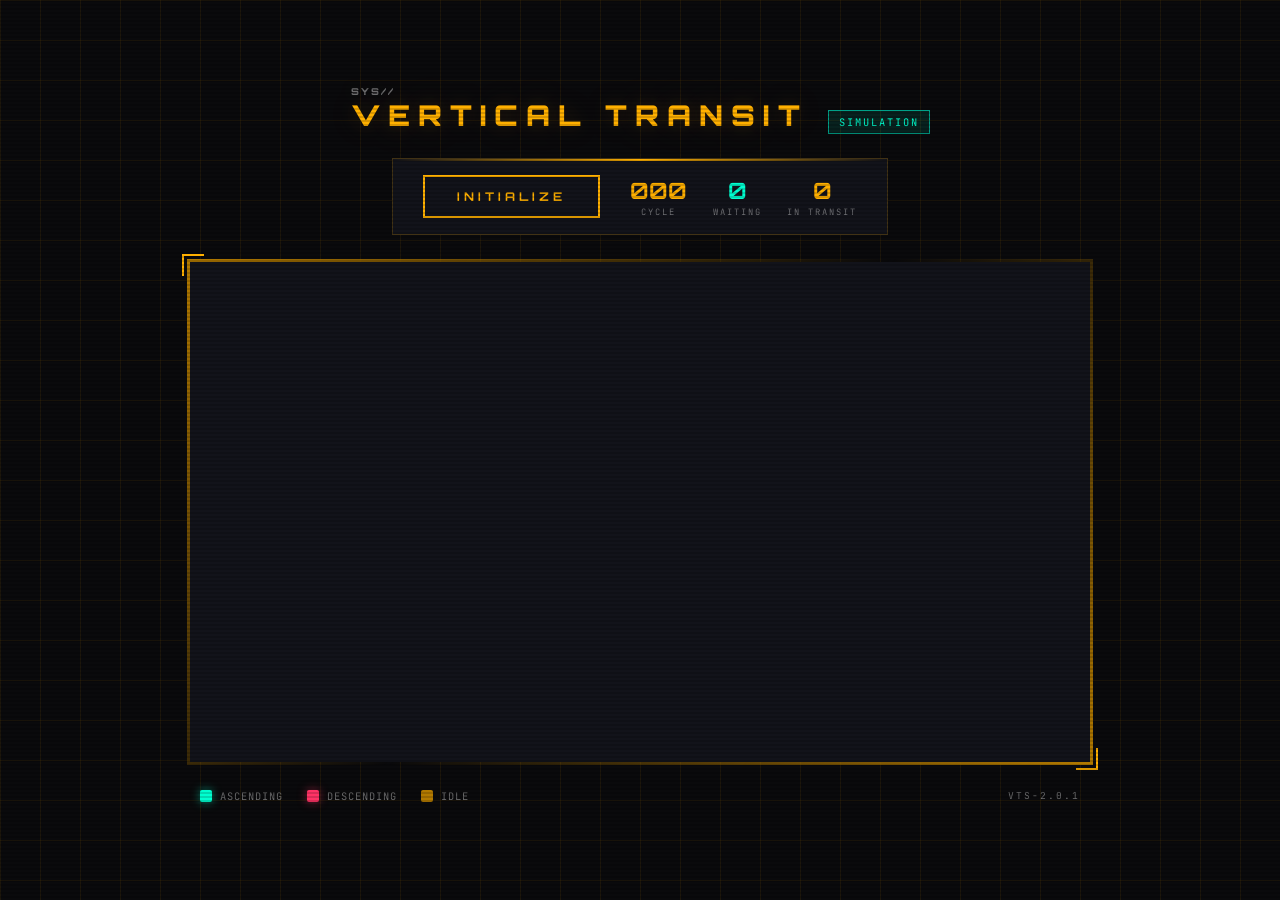
<file: elevator/elevator.html>
<!DOCTYPE html>
<html lang="en">

<head>
    <meta charset="UTF-8">
    <meta name="viewport" content="width=device-width, initial-scale=1.0">
    <title>VERTICAL TRANSIT SYSTEM</title>
    <link rel="preconnect" href="https://fonts.googleapis.com">
    <link rel="preconnect" href="https://fonts.gstatic.com" crossorigin>
    <link
        href="https://fonts.googleapis.com/css2?family=Orbitron:wght@400;700;900&family=JetBrains+Mono:wght@300;400;500&display=swap"
        rel="stylesheet">
    <style>
        :root {
            --bg-deep: #0a0a0c;
            --bg-panel: #12131a;
            --amber: #ffb000;
            --amber-dim: #b37a00;
            --amber-glow: rgba(255, 176, 0, 0.15);
            --cyan: #00ffd0;
            --cyan-dim: #00a088;
            --red-alert: #ff3366;
            --grid-line: rgba(255, 176, 0, 0.08);
            --text-dim: rgba(255, 255, 255, 0.4);
        }

        * {
            margin: 0;
            padding: 0;
            box-sizing: border-box;
        }

        body {
            font-family: 'JetBrains Mono', monospace;
            background: var(--bg-deep);
            min-height: 100vh;
            display: flex;
            justify-content: center;
            align-items: center;
            padding: 30px;
            overflow: hidden;
        }

        /* Scanline overlay */
        body::before {
            content: '';
            position: fixed;
            top: 0;
            left: 0;
            right: 0;
            bottom: 0;
            background: repeating-linear-gradient(0deg,
                    transparent,
                    transparent 2px,
                    rgba(0, 0, 0, 0.15) 2px,
                    rgba(0, 0, 0, 0.15) 4px);
            pointer-events: none;
            z-index: 1000;
        }

        /* Grid background */
        body::after {
            content: '';
            position: fixed;
            top: 0;
            left: 0;
            right: 0;
            bottom: 0;
            background-image:
                linear-gradient(var(--grid-line) 1px, transparent 1px),
                linear-gradient(90deg, var(--grid-line) 1px, transparent 1px);
            background-size: 40px 40px;
            pointer-events: none;
            z-index: -1;
        }

        .container {
            display: flex;
            flex-direction: column;
            align-items: center;
            gap: 24px;
            position: relative;
        }

        .header {
            display: flex;
            align-items: baseline;
            gap: 20px;
        }

        h1 {
            font-family: 'Orbitron', sans-serif;
            color: var(--amber);
            font-size: 1.8rem;
            font-weight: 900;
            letter-spacing: 8px;
            text-transform: uppercase;
            text-shadow:
                0 0 20px var(--amber-glow),
                0 0 40px var(--amber-glow);
            position: relative;
        }

        h1::before {
            content: 'SYS//';
            font-size: 0.6rem;
            color: var(--text-dim);
            position: absolute;
            top: -12px;
            left: 0;
            letter-spacing: 2px;
        }

        .status-badge {
            font-family: 'JetBrains Mono', monospace;
            font-size: 0.65rem;
            color: var(--cyan);
            background: rgba(0, 255, 208, 0.1);
            border: 1px solid var(--cyan-dim);
            padding: 4px 10px;
            letter-spacing: 2px;
            animation: pulse 2s ease-in-out infinite;
        }

        @keyframes pulse {

            0%,
            100% {
                opacity: 1;
            }

            50% {
                opacity: 0.6;
            }
        }

        .control-panel {
            display: flex;
            align-items: center;
            gap: 30px;
            padding: 16px 30px;
            background: var(--bg-panel);
            border: 1px solid rgba(255, 176, 0, 0.2);
            position: relative;
        }

        .control-panel::before {
            content: '';
            position: absolute;
            top: 0;
            left: 0;
            right: 0;
            height: 2px;
            background: linear-gradient(90deg, transparent, var(--amber), transparent);
        }

        .btn-run {
            font-family: 'Orbitron', sans-serif;
            background: transparent;
            color: var(--amber);
            border: 2px solid var(--amber);
            padding: 12px 32px;
            font-size: 0.75rem;
            font-weight: 700;
            letter-spacing: 4px;
            cursor: pointer;
            transition: all 0.2s ease;
            position: relative;
            text-transform: uppercase;
        }

        .btn-run:hover {
            background: var(--amber);
            color: var(--bg-deep);
            box-shadow: 0 0 30px var(--amber-glow);
        }

        .btn-run:active {
            transform: scale(0.98);
        }

        .stat-group {
            display: flex;
            gap: 25px;
        }

        .stat {
            display: flex;
            flex-direction: column;
            align-items: center;
            gap: 2px;
        }

        .stat-value {
            font-family: 'Orbitron', sans-serif;
            font-size: 1.4rem;
            font-weight: 700;
            color: var(--amber);
            min-width: 50px;
            text-align: center;
        }

        .stat-value.cyan {
            color: var(--cyan);
        }

        .stat-label {
            font-size: 0.55rem;
            color: var(--text-dim);
            letter-spacing: 2px;
            text-transform: uppercase;
        }

        .canvas-frame {
            position: relative;
            padding: 3px;
            background: linear-gradient(135deg, var(--amber-dim), transparent, var(--amber-dim));
        }

        .canvas-frame::before,
        .canvas-frame::after {
            content: '';
            position: absolute;
            width: 20px;
            height: 20px;
            border: 2px solid var(--amber);
        }

        .canvas-frame::before {
            top: -5px;
            left: -5px;
            border-right: none;
            border-bottom: none;
        }

        .canvas-frame::after {
            bottom: -5px;
            right: -5px;
            border-left: none;
            border-top: none;
        }

        #elevatorCanvas {
            display: block;
            background: var(--bg-panel);
        }

        .footer-info {
            display: flex;
            justify-content: space-between;
            width: 100%;
            max-width: 900px;
            padding: 0 10px;
        }

        .legend {
            display: flex;
            gap: 24px;
        }

        .legend-item {
            display: flex;
            align-items: center;
            gap: 8px;
            font-size: 0.65rem;
            color: var(--text-dim);
            letter-spacing: 1px;
        }

        .legend-icon {
            width: 12px;
            height: 12px;
            border-radius: 2px;
        }

        .legend-icon.up {
            background: var(--cyan);
            box-shadow: 0 0 10px rgba(0, 255, 208, 0.5);
        }

        .legend-icon.down {
            background: var(--red-alert);
            box-shadow: 0 0 10px rgba(255, 51, 102, 0.5);
        }

        .legend-icon.idle {
            background: var(--amber-dim);
        }

        .version {
            font-size: 0.6rem;
            color: var(--text-dim);
            letter-spacing: 2px;
        }
    </style>
</head>

<body>
    <div class="container">
        <div class="header">
            <h1>Vertical Transit</h1>
            <span class="status-badge">SIMULATION</span>
        </div>

        <div class="control-panel">
            <button class="btn-run" id="runBtn">
                Initialize
            </button>
            <div class="stat-group">
                <div class="stat">
                    <span class="stat-value" id="timerDisplay">000</span>
                    <span class="stat-label">Cycle</span>
                </div>
                <div class="stat">
                    <span class="stat-value cyan" id="waitingDisplay">0</span>
                    <span class="stat-label">Waiting</span>
                </div>
                <div class="stat">
                    <span class="stat-value" id="transitDisplay">0</span>
                    <span class="stat-label">In Transit</span>
                </div>
            </div>
        </div>

        <div class="canvas-frame">
            <canvas id="elevatorCanvas" width="900" height="500"></canvas>
        </div>

        <div class="footer-info">
            <div class="legend">
                <div class="legend-item">
                    <div class="legend-icon up"></div>
                    <span>ASCENDING</span>
                </div>
                <div class="legend-item">
                    <div class="legend-icon down"></div>
                    <span>DESCENDING</span>
                </div>
                <div class="legend-item">
                    <div class="legend-icon idle"></div>
                    <span>IDLE</span>
                </div>
            </div>
            <div class="version">VTS-2.0.1</div>
        </div>
    </div>

    <script type="module">
        import { Simulation } from './js/elevator.js';

        let sim;
        let isRunning = false;

        function run() {
            const btn = document.getElementById('runBtn');
            if (!sim) {
                sim = new Simulation(2, 3, 1, document.getElementById('elevatorCanvas'));
                // Pass DOM references for stats
                sim.domStats = {
                    timer: document.getElementById('timerDisplay'),
                    waiting: document.getElementById('waitingDisplay'),
                    transit: document.getElementById('transitDisplay')
                };
            }
            sim.toggleRun();
            isRunning = !isRunning;
            btn.textContent = isRunning ? 'Pause' : 'Resume';
        }

        document.getElementById('runBtn').addEventListener('click', run);
    </script>
</body>

</html>
</file>
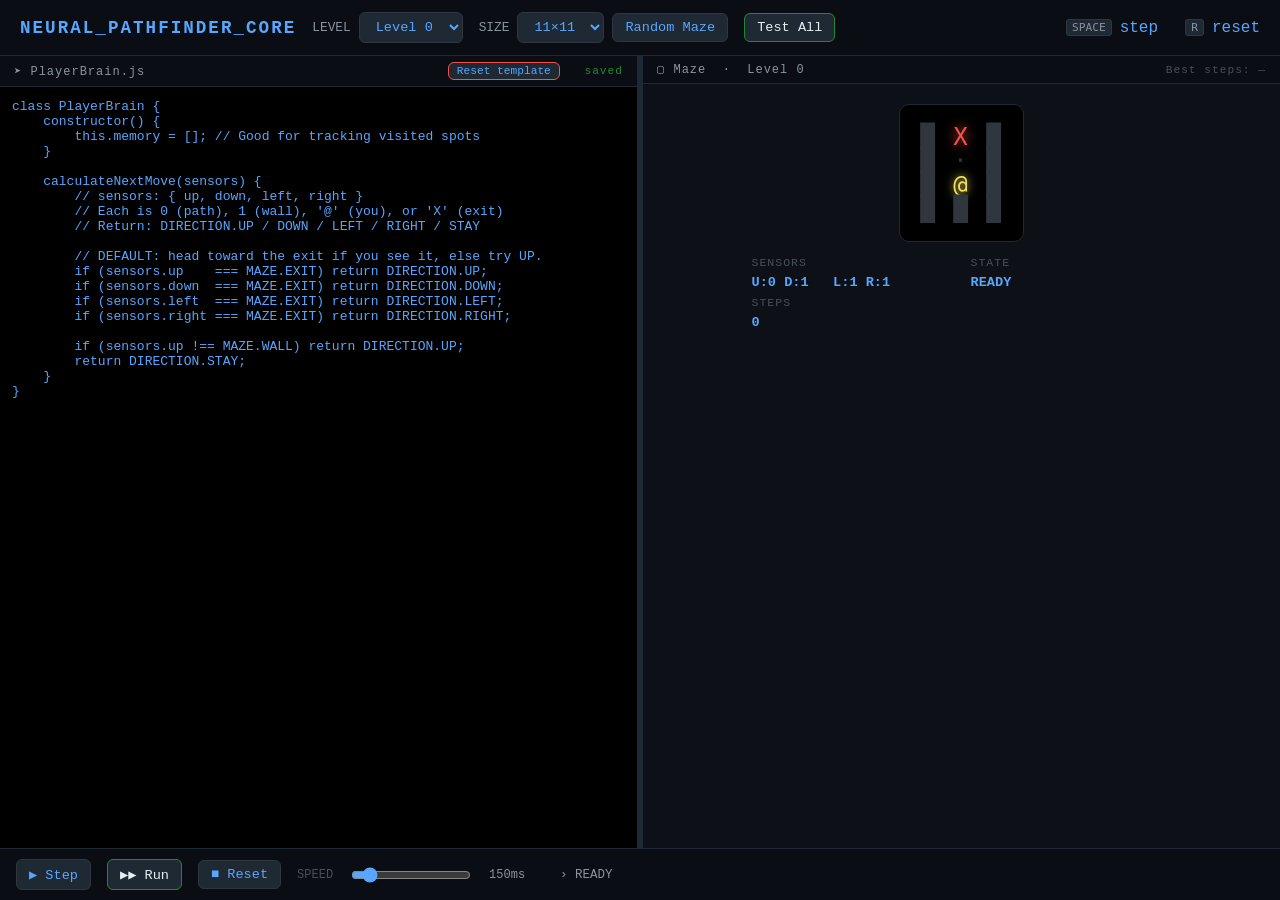
<file: maze/maze.html>
<!DOCTYPE html>
<html lang="en">
<head>
    <meta charset="UTF-8">
    <meta name="viewport" content="width=device-width, initial-scale=1.0">
    <title>Maze AI: Architect Edition</title>
    <link rel="stylesheet" href="css/style.css">
</head>
<body>

    <header>
        <h1>NEURAL_PATHFINDER_CORE</h1>

        <div class="toolbar-group">
            <label for="level-select">LEVEL</label>
            <select id="level-select"></select>
        </div>

        <div class="toolbar-group">
            <label for="size-select">SIZE</label>
            <select id="size-select">
                <option value="7">7&times;7</option>
                <option value="11" selected>11&times;11</option>
                <option value="15">15&times;15</option>
                <option value="21">21&times;21</option>
            </select>
            <button id="btn-generate">Random Maze</button>
        </div>

        <div class="toolbar-group">
            <button id="btn-test-all" class="primary">Test All</button>
        </div>

        <div class="spacer"></div>

        <div class="toolbar-group">
            <kbd>SPACE</kbd> step &nbsp; <kbd>R</kbd> reset
        </div>
    </header>

    <main>
        <section class="pane editor-pane">
            <div class="pane-header">
                <span>&#x27A4; PlayerBrain.js</span>
                <span>
                    <button id="btn-reset-code" class="danger" style="padding:2px 8px; font-size:0.7rem;">Reset template</button>
                    &nbsp;
                    <span id="save-status" class="save-status">saved</span>
                </span>
            </div>
            <div id="editor-host"></div>
        </section>

        <div class="splitter" id="splitter" role="separator" aria-orientation="vertical" tabindex="0" title="Drag to resize"></div>

        <section class="pane">
            <div class="pane-header">
                <span>&#x25A2; Maze &nbsp;&middot;&nbsp; <span id="val-level">Level 0</span></span>
                <span style="font-size:0.7rem; color:var(--text-faint);">Best steps: <span id="val-best">&mdash;</span></span>
            </div>
            <div class="maze-pane-body">
                <pre id="maze-display"></pre>

                <div class="info-grid">
                    <div class="label">SENSORS</div>
                    <div class="label">STATE</div>
                    <div class="value" id="val-sensors">&mdash;</div>
                    <div class="value" id="val-status">READY</div>
                    <div class="label">STEPS</div>
                    <div class="label">&nbsp;</div>
                    <div class="value" id="val-steps">0</div>
                    <div class="value">&nbsp;</div>
                </div>

                <div id="error-box" class="error-box"></div>
            </div>
        </section>
    </main>

    <div class="status-bar">
        <button id="btn-step">&#x25B6; Step</button>
        <button id="btn-run" class="primary">&#x25B6;&#x25B6; Run</button>
        <button id="btn-reset">&#x25A0; Reset</button>
        <label for="speed-slider" style="color:var(--text-faint); font-size:0.75rem;">SPEED</label>
        <input type="range" id="speed-slider" min="50" max="1000" step="50" value="150">
        <span id="speed-label" style="color:var(--text-dim); font-size:0.75rem; min-width:55px;">150ms</span>
        <div class="log">&rsaquo; <span id="log-line">READY</span></div>
    </div>

    <section id="test-panel" class="test-panel">
        <h3>Test Results</h3>
        <div id="test-grid" class="test-grid"></div>
    </section>

    <script type="module" src="js/app.js"></script>
    <script src="js/splitter.js"></script>
</body>
</html>
</file>
<file: maze/css/style.css>
:root {
    --bg-color: #0d1117;
    --panel-bg: #0a0e14;
    --panel-border: #1f2933;
    --text-color: #58a6ff;
    --text-dim: #8b949e;
    --text-faint: #484f58;
    --accent-color: #238636;
    --accent-warn: #d29922;
    --accent-bad: #f85149;
    --wall-color: #30363d;
    --player-color: #f1e05a;
    --exit-color: #f85149;
    --btn-bg: #1f2933;
    --btn-bg-hover: #2d3843;
    --btn-border: #30363d;
}

* { box-sizing: border-box; }

body {
    background: var(--bg-color);
    color: var(--text-color);
    font-family: 'Fira Code', 'Courier New', monospace;
    margin: 0;
    min-height: 100vh;
    display: flex;
    flex-direction: column;
    overflow-x: hidden;
    overflow-y: auto;
}

header {
    display: flex;
    align-items: center;
    gap: 16px;
    padding: 12px 20px;
    border-bottom: 1px solid var(--panel-border);
    background: var(--panel-bg);
    flex-wrap: wrap;
}

header h1 {
    margin: 0;
    font-size: 1.1rem;
    letter-spacing: 2px;
    color: var(--text-color);
    flex: 0 0 auto;
}

header .spacer { flex: 1 1 auto; }

header label { color: var(--text-dim); font-size: 0.8rem; }

.toolbar-group {
    display: flex;
    gap: 8px;
    align-items: center;
}

select, button, input[type="number"] {
    background: var(--btn-bg);
    color: var(--text-color);
    border: 1px solid var(--btn-border);
    border-radius: 6px;
    padding: 6px 12px;
    font-family: inherit;
    font-size: 0.85rem;
    cursor: pointer;
    transition: background 0.1s;
}

button:hover:not(:disabled), select:hover { background: var(--btn-bg-hover); }
button:disabled { opacity: 0.4; cursor: not-allowed; }

button.primary { border-color: var(--accent-color); color: #e6edf3; }
button.primary:hover:not(:disabled) { background: var(--accent-color); }

button.danger { border-color: var(--accent-bad); }
button.danger:hover:not(:disabled) { background: var(--accent-bad); color: #fff; }

input[type="range"] {
    accent-color: var(--text-color);
    width: 120px;
}

main {
    flex: 1 1 auto;
    display: grid;
    grid-template-columns: var(--split-left, 1fr) 6px 1fr;
    gap: 0;
    min-height: 480px;
}

.splitter {
    background: var(--panel-border);
    cursor: col-resize;
    position: relative;
    transition: background 0.15s;
    touch-action: none;
    user-select: none;
}
.splitter:hover,
.splitter.dragging { background: var(--text-color); }
.splitter::before {
    content: "";
    position: absolute;
    inset: 0 -4px;
}
body.splitter-dragging {
    cursor: col-resize;
    user-select: none;
}
body.splitter-dragging iframe,
body.splitter-dragging .cm-editor { pointer-events: none; }

.pane {
    display: flex;
    flex-direction: column;
    min-width: 0;
    min-height: 0;
}

.pane.editor-pane { min-width: 0; }

.pane-header {
    display: flex;
    align-items: center;
    justify-content: space-between;
    padding: 6px 14px;
    background: var(--panel-bg);
    border-bottom: 1px solid var(--panel-border);
    font-size: 0.75rem;
    color: var(--text-dim);
    letter-spacing: 1px;
}

.save-status {
    font-size: 0.7rem;
    color: var(--text-faint);
    transition: color 0.2s;
}
.save-status.saving { color: var(--accent-warn); }
.save-status.saved { color: var(--accent-color); }
.save-status.error { color: var(--accent-bad); }

#editor-host {
    flex: 1 1 auto;
    overflow: auto;
    min-height: 0;
    background: #000;
}

.cm-editor { height: 100%; font-size: 13px; }
.cm-editor.cm-focused { outline: none; }

.maze-pane-body {
    flex: 1 1 auto;
    display: flex;
    flex-direction: column;
    align-items: center;
    gap: 14px;
    padding: 20px;
    overflow: auto;
    min-height: 0;
}

#maze-display {
    font-size: 24px;
    line-height: 1;
    background: #000;
    padding: 20px;
    border: 1px solid var(--panel-border);
    border-radius: 10px;
    user-select: none;
    margin: 0;
    letter-spacing: 2px;
    transition: border-color 0.2s;
}

#maze-display.fault { border-color: var(--accent-bad); animation: shake 0.25s; }

@keyframes shake {
    0%, 100% { transform: translateX(0); }
    25% { transform: translateX(-3px); }
    75% { transform: translateX(3px); }
}

#maze-display .cell-wall { color: var(--wall-color); }
#maze-display .cell-path { color: #2a3441; }
#maze-display .cell-visited { color: var(--text-color); opacity: 0.45; }
#maze-display .cell-player { color: var(--player-color); text-shadow: 0 0 8px var(--player-color); }
#maze-display .cell-exit { color: var(--exit-color); text-shadow: 0 0 12px var(--exit-color); animation: pulse 1.6s infinite; }

@keyframes pulse {
    0%, 100% { text-shadow: 0 0 8px var(--exit-color); }
    50% { text-shadow: 0 0 18px var(--exit-color), 0 0 4px #fff; }
}

.info-grid {
    display: grid;
    grid-template-columns: repeat(2, minmax(0, 1fr));
    gap: 6px 18px;
    width: 100%;
    max-width: 420px;
    font-size: 0.85rem;
    color: var(--text-dim);
}

.info-grid .label { color: var(--text-faint); font-size: 0.72rem; letter-spacing: 1px; }
.info-grid .value { color: var(--text-color); font-weight: bold; }
.info-grid .value.win { color: #fff; text-shadow: 0 0 10px var(--accent-color); }
.info-grid .value.bad { color: var(--accent-bad); }

.status-bar {
    display: flex;
    align-items: center;
    gap: 16px;
    padding: 10px 16px;
    background: var(--panel-bg);
    border-top: 1px solid var(--panel-border);
    font-size: 0.8rem;
    flex-wrap: wrap;
}

.status-bar .log {
    flex: 1 1 auto;
    color: var(--text-dim);
    font-size: 0.78rem;
    overflow: hidden;
    text-overflow: ellipsis;
    white-space: nowrap;
}

.test-panel {
    border-top: 1px solid var(--panel-border);
    background: var(--panel-bg);
    padding: 10px 16px;
    display: none;
}
.test-panel.visible { display: block; }

.test-panel h3 {
    margin: 0 0 8px 0;
    font-size: 0.75rem;
    color: var(--text-dim);
    letter-spacing: 1px;
}

.test-grid {
    display: grid;
    grid-template-columns: repeat(auto-fill, minmax(110px, 1fr));
    gap: 6px;
}

.test-cell {
    padding: 8px 10px;
    border-radius: 6px;
    border: 1px solid var(--btn-border);
    background: var(--btn-bg);
    font-size: 0.75rem;
    cursor: pointer;
    transition: transform 0.08s, border-color 0.15s;
}
.test-cell:hover { transform: translateY(-1px); }
.test-cell.pass { border-color: var(--accent-color); color: #7ee787; }
.test-cell.fail { border-color: var(--accent-bad); color: #ff9e9a; }
.test-cell.pending { opacity: 0.55; }
.test-cell .meta { color: var(--text-faint); font-size: 0.68rem; margin-top: 2px; }

.error-box {
    background: rgba(248, 81, 73, 0.08);
    border: 1px solid var(--accent-bad);
    color: #ff9e9a;
    padding: 8px 12px;
    border-radius: 6px;
    font-size: 0.78rem;
    width: 100%;
    max-width: 420px;
    white-space: pre-wrap;
    display: none;
}
.error-box.visible { display: block; }

kbd {
    background: var(--btn-bg);
    border: 1px solid var(--btn-border);
    border-radius: 3px;
    padding: 1px 5px;
    font-size: 0.7rem;
    color: var(--text-dim);
}

@media (max-width: 900px) {
    main { grid-template-columns: 1fr; grid-template-rows: 1fr 6px 1fr; }
    .pane.editor-pane { border-bottom: 1px solid var(--panel-border); }
    .splitter { cursor: row-resize; }
    #maze-display { font-size: 18px; padding: 12px; }
    header h1 { font-size: 0.95rem; }
}
</file>
